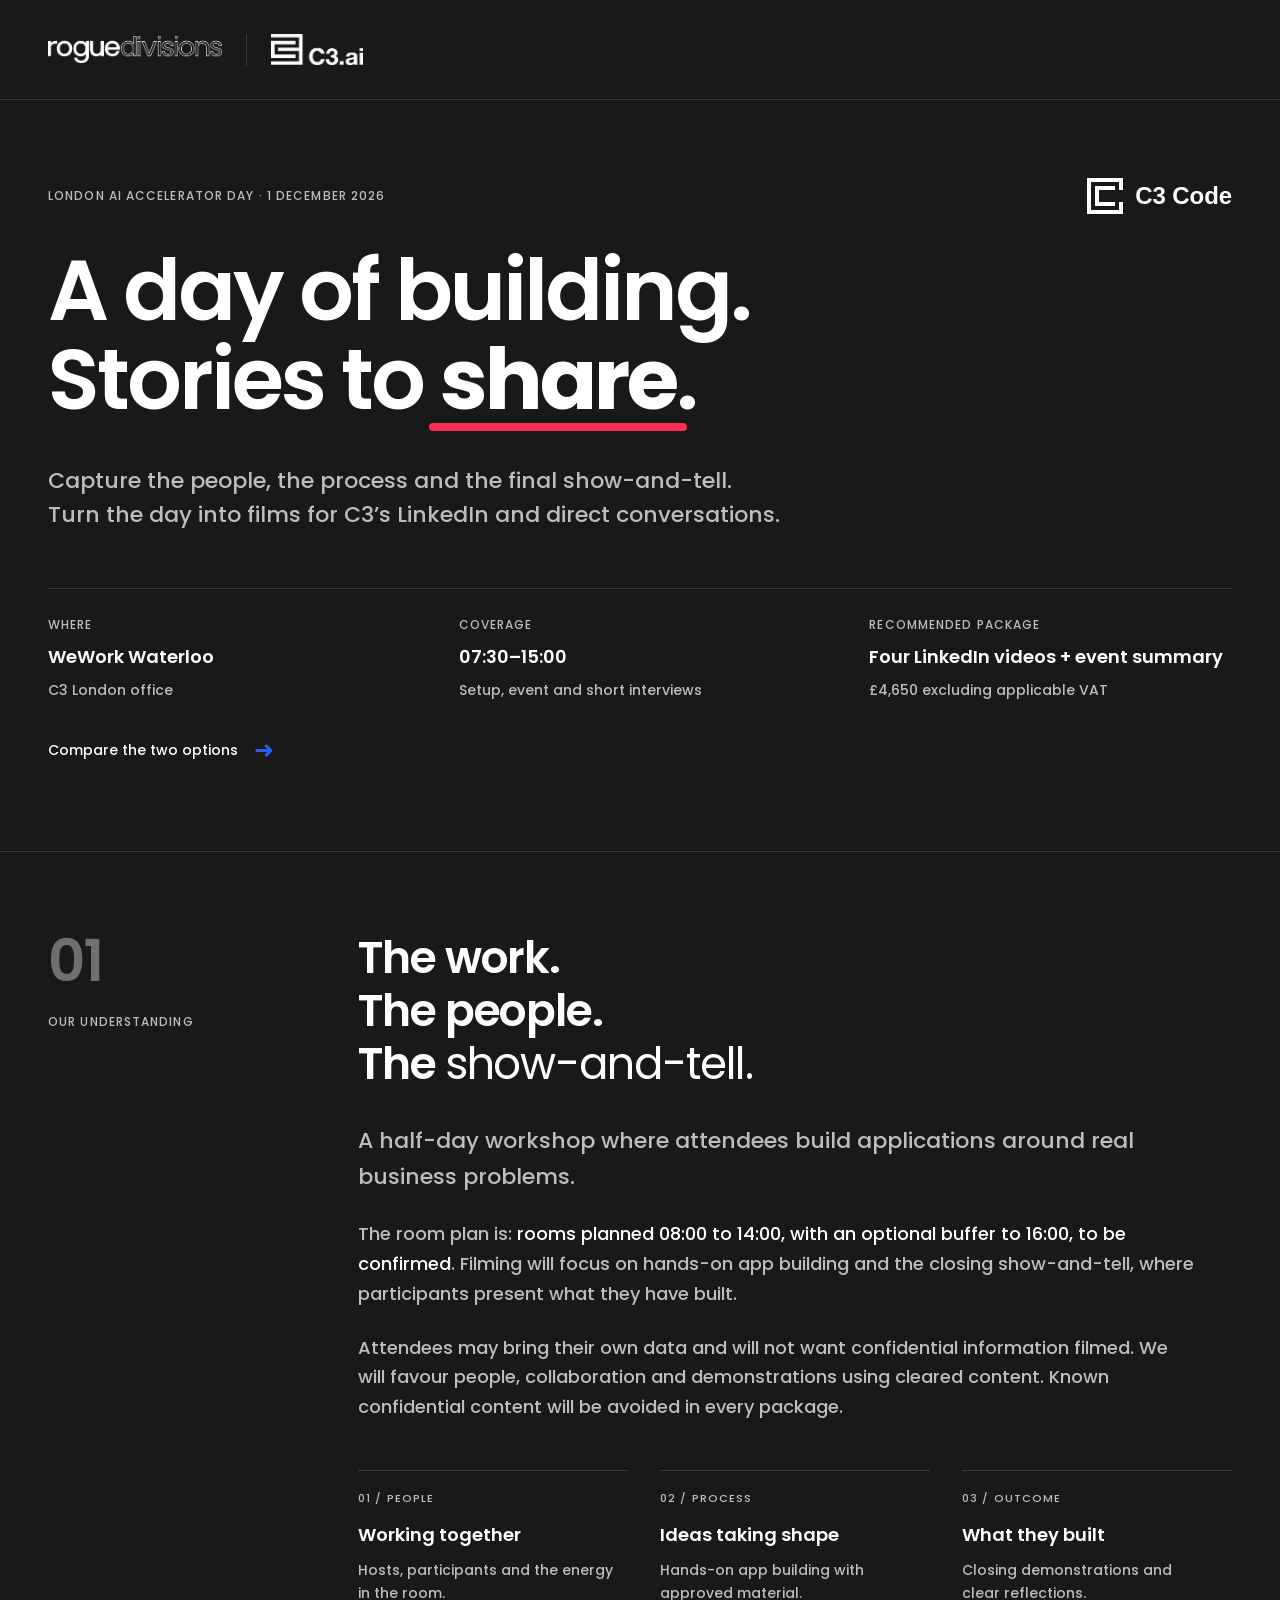
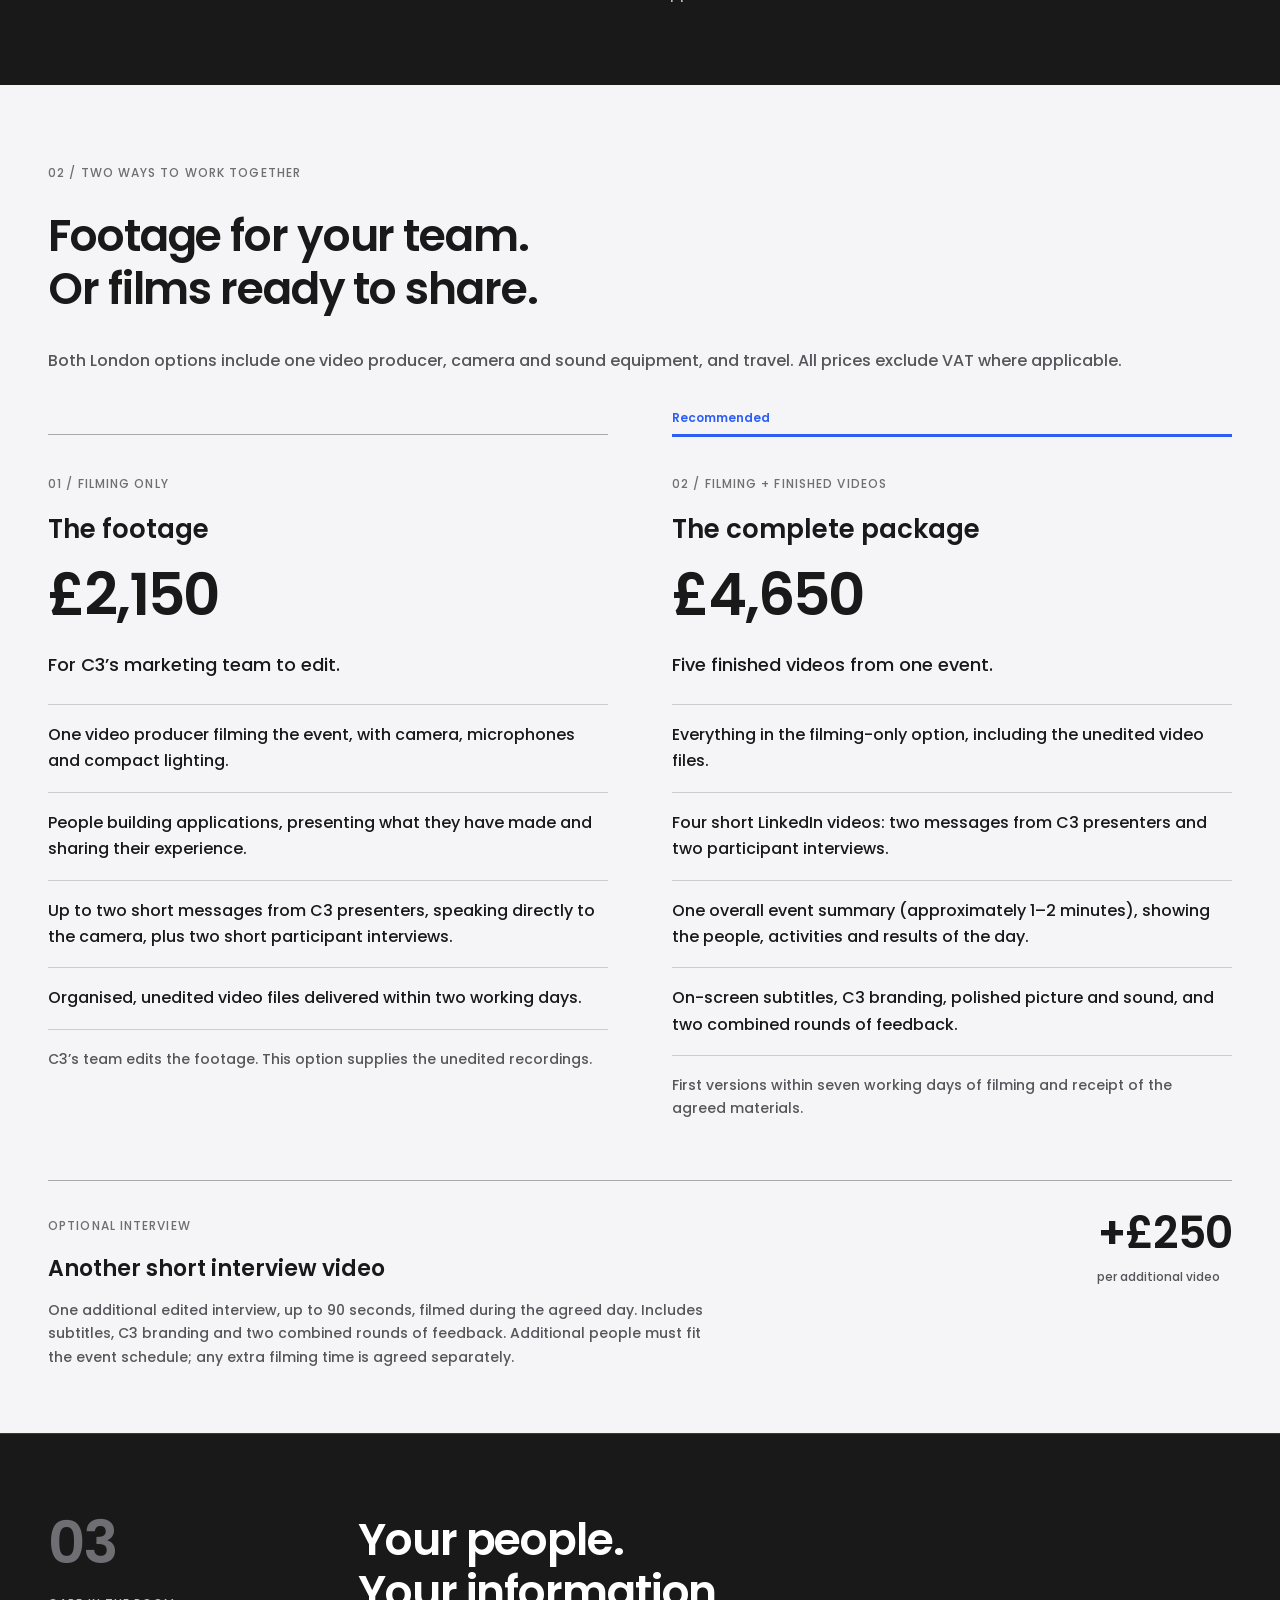
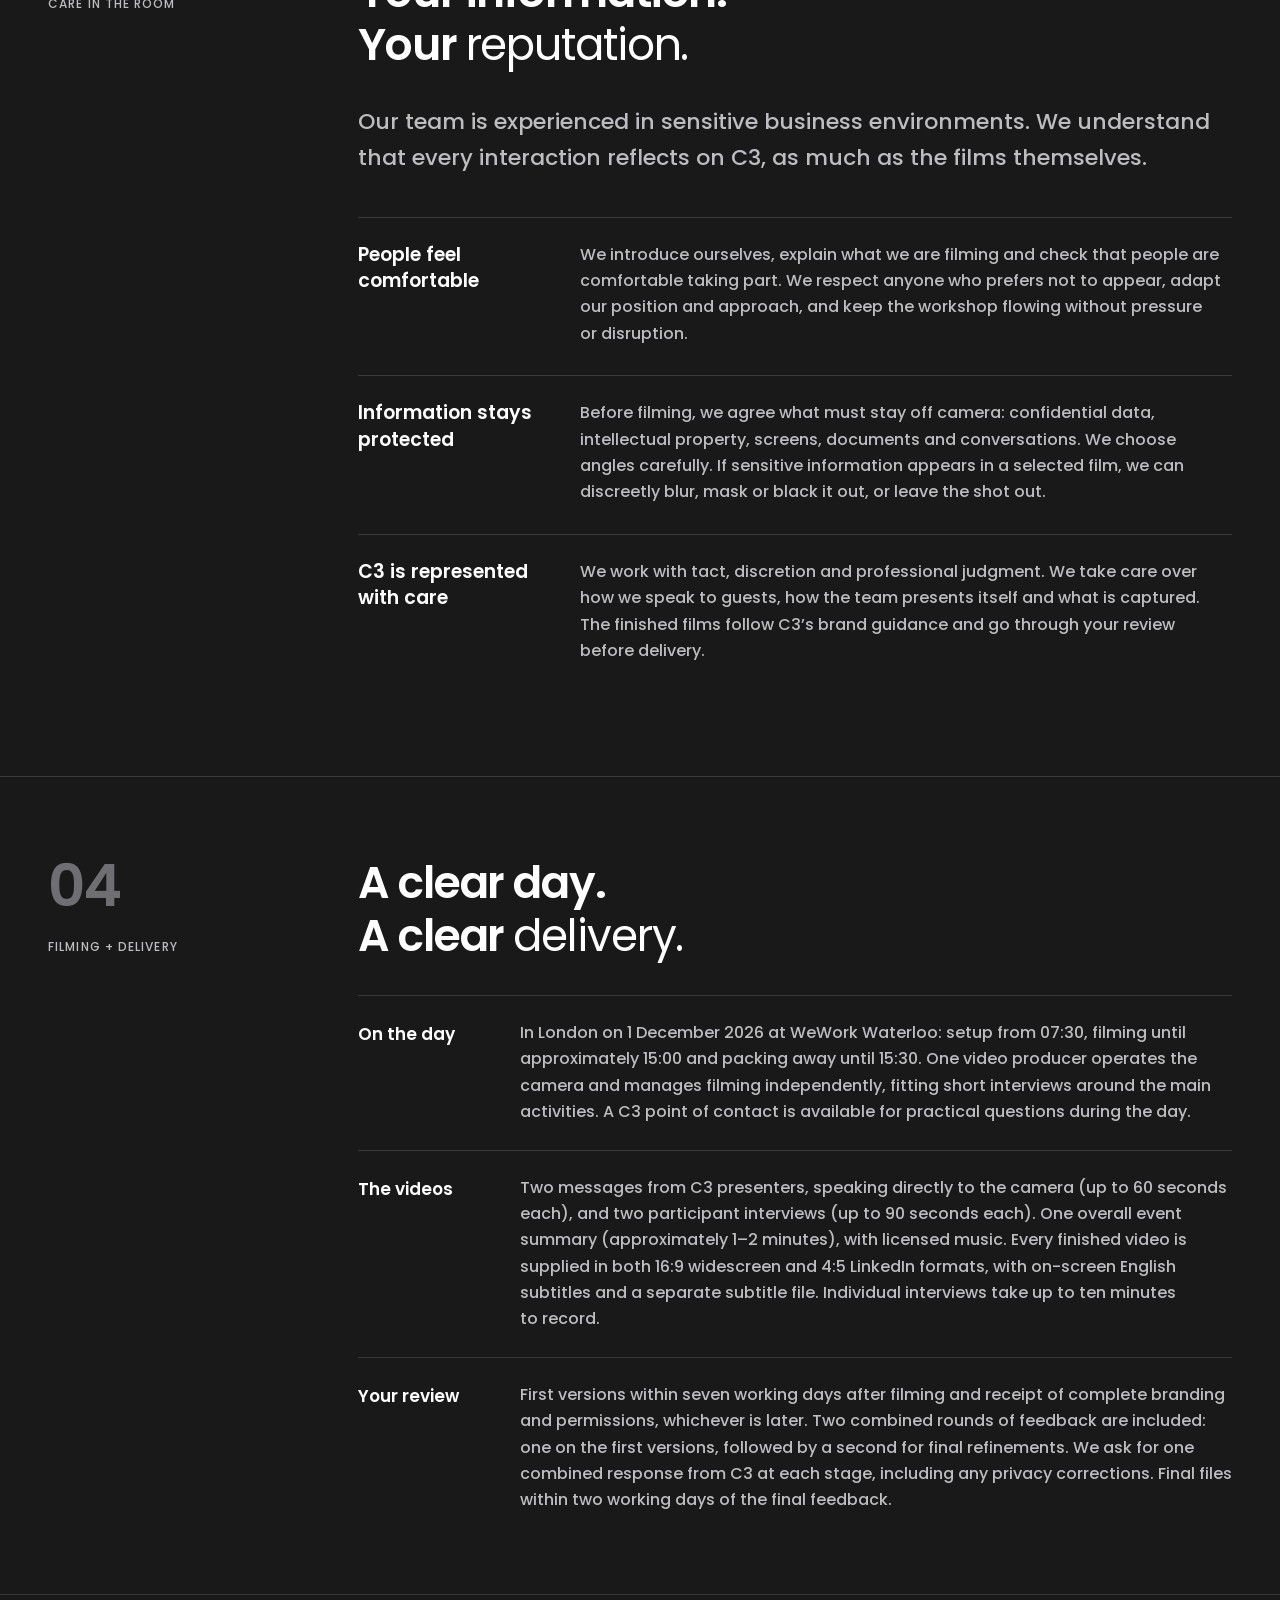
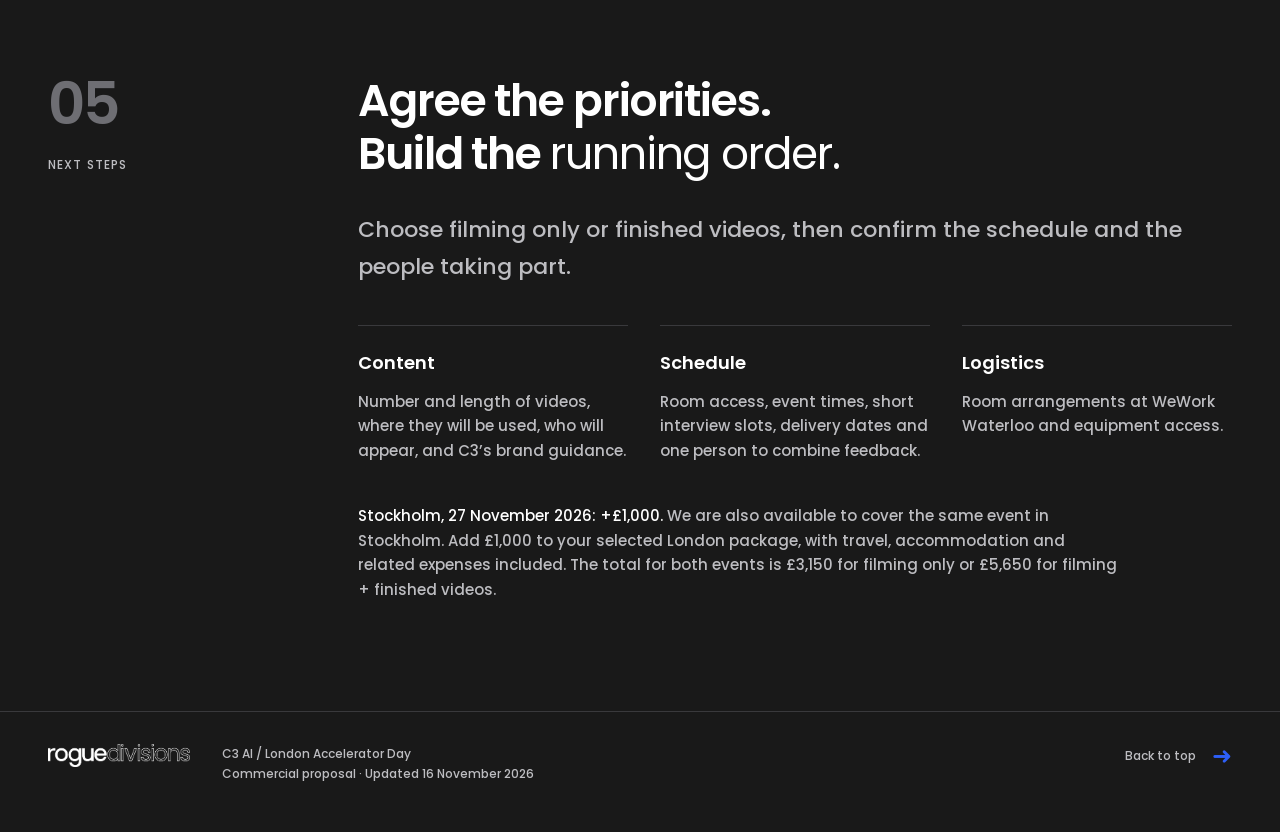
<file: client/public/c3/london-accelerator-day-2026/index.html>
<!doctype html>
<html lang="en"><head><meta charset="utf-8"><meta name="viewport" content="width=device-width, initial-scale=1"><meta name="robots" content="noindex,nofollow,noarchive"><meta name="referrer" content="no-referrer"><title>C3 AI London Accelerator Day · 1 December 2026 | Rogue Divisions</title><link rel="icon" type="image/webp" sizes="100x100" href="assets/rd-favicon-20261116.webp"><link rel="stylesheet" href="assets/style.css"></head>
<body>
<header class="header"><a class="brand brand-pair" href="#top" aria-label="Rogue Divisions proposal for C3 AI"><img class="rd-logo" src="assets/rd-wordmark.png" alt="Rogue Divisions" width="174"><span class="brand-divider" aria-hidden="true"></span><img class="c3-logo" src="assets/c3-ai-white.png" alt="C3 AI" width="92"></a></header>
<main id="top">
<section class="hero wrap"><div class="event-identity"><div class="eyebrow">London AI Accelerator Day · 1 December 2026</div><div class="product-identity"><img src="assets/c3-code-glyph-white.svg" alt="" width="36" height="36"><span>C3 Code</span></div></div><h1>A day of building.<br>Stories to <span class="word-end"><span class="rd-mark">share</span>.</span></h1><p class="hero-lead">Capture the people, the process and the final show-and-tell.<br class="desktop-break"> Turn the day into films for C3’s LinkedIn and direct conversations.</p><div class="hero-meta"><div><span class="label">Where</span><strong>WeWork Waterloo</strong><span>C3 London office</span></div><div><span class="label">Coverage</span><strong>07:30–15:00</strong><span>Setup, event and short interviews</span></div><div><span class="label">Recommended package</span><strong>Four LinkedIn videos + event summary</strong><span>£4,650 excluding applicable VAT</span></div></div><a class="text-link arrow-link" href="#options"><span class="link-label">Compare the two options</span><span class="link-arrow" aria-hidden="true">➜</span></a></section>
<section class="section wrap" id="understanding"><div class="rail"><span class="section-number">01</span><span class="label">Our understanding</span></div><div class="section-body"><h2>The work.<br>The people.<br>The <span class="regular">show-and-tell.</span></h2><p class="lead">A half-day workshop where attendees build applications around real business problems.</p><p>The room plan is: <strong>rooms planned 08:00 to 14:00, with an optional buffer to 16:00, to be confirmed</strong>. Filming will focus on hands-on app building and the closing show-and-tell, where participants present what they have built.</p><p>Attendees may bring their own data and will not want confidential information filmed. We will favour people, collaboration and demonstrations using cleared content. Known confidential content will be avoided in every package.</p><div class="three-notes"><div><span class="small-index">01 / People</span><h3>Working together</h3><p>Hosts, participants and the energy in the room.</p></div><div><span class="small-index">02 / Process</span><h3>Ideas taking shape</h3><p>Hands-on app building with approved material.</p></div><div><span class="small-index">03 / Outcome</span><h3>What they built</h3><p>Closing demonstrations and clear reflections.</p></div></div></div></section>
<section class="options-section" id="options"><div class="wrap options-inner"><div class="section-heading"><span class="label">02 / Two ways to work together</span><h2>Footage for your team.<br>Or films ready to share.</h2><p>Both London options include one video producer, camera and sound equipment, and travel. All prices exclude VAT where applicable.</p></div>
<div class="plans two-plans">
<article class="plan" data-plan="capture"><span class="plan-kicker">01 / Filming only</span><h3>The footage</h3><div class="price">£2,150</div><p class="plan-summary">For C3’s marketing team to edit.</p><ul class="package-list"><li>One video producer filming the event, with camera, microphones and compact lighting.</li><li>People building applications, presenting what they have made and sharing their experience.</li><li>Up to two short messages from C3 presenters, speaking directly to the camera, plus two short participant interviews.</li><li>Organised, unedited video files delivered within two working days.</li></ul><p class="package-bottom">C3’s team edits the footage. This option supplies the unedited recordings.</p></article>
<article class="plan recommended" data-plan="finished"><div class="recommendation">Recommended</div><span class="plan-kicker">02 / Filming + finished videos</span><h3>The complete package</h3><div class="price">£4,650</div><p class="plan-summary">Five finished videos from one event.</p><ul class="package-list"><li>Everything in the filming-only option, including the unedited video files.</li><li>Four short LinkedIn videos: two messages from C3 presenters and two participant interviews.</li><li>One overall event summary (approximately 1–2 minutes), showing the people, activities and results of the day.</li><li>On-screen subtitles, C3 branding, polished picture and sound, and two combined rounds of feedback.</li></ul><p class="package-bottom">First versions within seven working days of filming and receipt of the agreed materials.</p></article></div>
<div class="single-addon"><div><span class="label">Optional interview</span><h3>Another short interview video</h3><p>One additional edited interview, up to 90 seconds, filmed during the agreed day. Includes subtitles, C3 branding and two combined rounds of feedback. Additional people must fit the event schedule; any extra filming time is agreed separately.</p></div><div class="addon-price">+£250<span>per additional video</span></div></div>
</div></section>
<section class="section wrap" id="care"><div class="rail"><span class="section-number">03</span><span class="label">Care in the room</span></div><div class="section-body"><h2>Your people.<br>Your information.<br>Your <span class="regular">reputation.</span></h2><p class="lead">Our team is experienced in sensitive business environments. We understand that every interaction reflects on C3, as much as the films themselves.</p><div class="care-points"><article><h3>People feel comfortable</h3><p>We introduce ourselves, explain what we are filming and check that people are comfortable taking part. We respect anyone who prefers not to appear, adapt our position and approach, and keep the workshop flowing without pressure or disruption.</p></article><article><h3>Information stays protected</h3><p>Before filming, we agree what must stay off camera: confidential data, intellectual property, screens, documents and conversations. We choose angles carefully. If sensitive information appears in a selected film, we can discreetly blur, mask or black it out, or leave the shot out.</p></article><article><h3>C3 is represented with care</h3><p>We work with tact, discretion and professional judgment. We take care over how we speak to guests, how the team presents itself and what is captured. The finished films follow C3’s brand guidance and go through your review before delivery.</p></article></div></div></section>
<section class="section wrap" id="scope"><div class="rail"><span class="section-number">04</span><span class="label">Filming + delivery</span></div><div class="section-body"><h2>A clear day.<br>A clear <span class="regular">delivery.</span></h2>
<div class="spec-row"><h3>On the day</h3><p>In London on 1 December 2026 at WeWork Waterloo: setup from 07:30, filming until approximately 15:00 and packing away until 15:30. One video producer operates the camera and manages filming independently, fitting short interviews around the main activities. A C3 point of contact is available for practical questions during the day.</p></div>
<div class="spec-row"><h3>The videos</h3><p>Two messages from C3 presenters, speaking directly to the camera (up to 60 seconds each), and two participant interviews (up to 90 seconds each). One overall event summary (approximately 1–2 minutes), with licensed music. Every finished video is supplied in both 16:9 widescreen and 4:5 LinkedIn formats, with on-screen English subtitles and a separate subtitle file. Individual interviews take up to ten minutes to record.</p></div>
<div class="spec-row"><h3>Your review</h3><p>First versions within seven working days after filming and receipt of complete branding and permissions, whichever is later. Two combined rounds of feedback are included: one on the first versions, followed by a second for final refinements. We ask for one combined response from C3 at each stage, including any privacy corrections. Final files within two working days of the final feedback.</p></div>
</div></section>
<section class="section wrap" id="next"><div class="rail"><span class="section-number">05</span><span class="label">Next steps</span></div><div class="section-body"><h2>Agree the priorities.<br>Build the <span class="regular">running order.</span></h2><p class="lead">Choose filming only or finished videos, then confirm the schedule and the people taking part.</p><div class="confirm-grid"><div><h3>Content</h3><p>Number and length of videos, where they will be used, who will appear, and C3’s brand guidance.</p></div><div><h3>Schedule</h3><p>Room access, event times, short interview slots, delivery dates and one person to combine feedback.</p></div><div><h3>Logistics</h3><p>Room arrangements at WeWork Waterloo and equipment access.</p></div></div><p class="stockholm-note"><strong>Stockholm, 27 November 2026: +£1,000.</strong> We are also available to cover the same event in Stockholm. Add £1,000 to your selected London package, with travel, accommodation and related expenses included. The total for both events is £3,150 for filming only or £5,650 for filming + finished videos.</p></div></section>
</main><footer class="wrap footer"><img src="assets/rd-wordmark.png" width="142" alt="Rogue Divisions"><span>C3 AI / London Accelerator Day<br>Commercial proposal · Updated 16 November 2026</span><a class="arrow-link" href="#top"><span class="link-label">Back to top</span><span class="link-arrow" aria-hidden="true">➜</span></a></footer><script src="assets/highlight.js"></script></body></html>
</file>
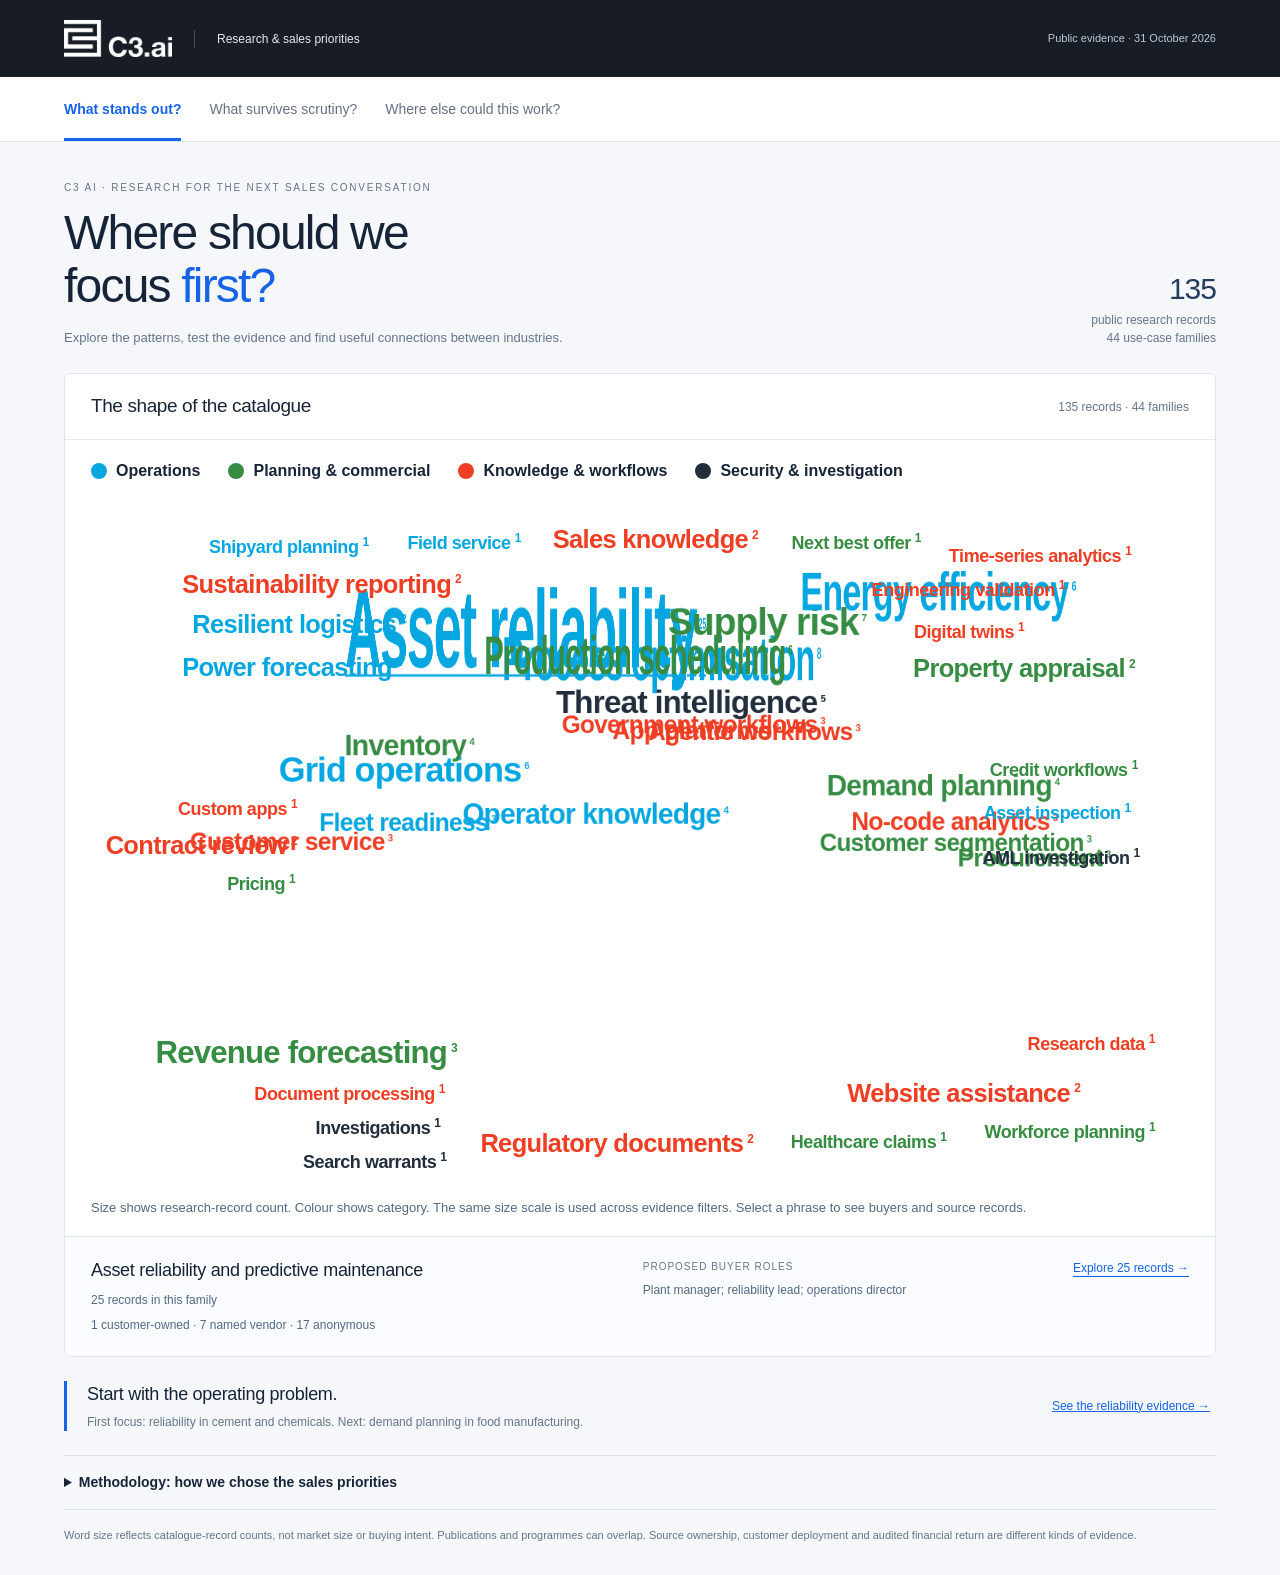
<file: client/public/c3/portal/c3ai/research/index.html>
<!doctype html>
<html lang="en"><head><meta charset="utf-8"><meta name="robots" content="noindex, nofollow, noarchive"><meta name="viewport" content="width=device-width,initial-scale=1"><title>C3 Research and Sales Priorities</title><style>html,body{margin:0;padding:0;background:#f5f7fa}body{min-width:320px}</style></head><body>
<div id="c3-research">
  <style>
    #c3-research{--rp-ink:#172438;--rp-blue:#1763e7;--rp-teal:#378c43;--rp-muted:#65758a;--rp-line:#dce3ed;background:#f5f7fa;color:var(--rp-ink);font:14px/1.5 Arial,Helvetica,sans-serif;-webkit-font-smoothing:antialiased;isolation:isolate}
    #c3-research *{box-sizing:border-box}#c3-research button,#c3-research select{font:inherit;color:inherit}#c3-research button{background:none;border:0}#c3-research a{color:var(--rp-blue);text-underline-offset:3px}#c3-research button:focus-visible,#c3-research select:focus-visible,#c3-research a:focus-visible{outline:3px solid #1763e7;outline-offset:4px}#c3-research [hidden]{display:none!important}
    #c3-research .rp-top{background:#171c25;color:#e5eaf2;display:flex;align-items:center;gap:22px;padding:20px 5%;min-height:76px}#c3-research .rp-top img{width:108px;height:auto;filter:brightness(0) invert(1)}#c3-research .rp-top span{font-size:12px;border-left:1px solid #424957;padding-left:22px}#c3-research .rp-top small{font-size:11px;color:#bdc9d9;margin-left:auto}#c3-research .rp-nav{background:#fff;border-bottom:1px solid #dce3ed;display:flex;gap:28px;padding:0 5%}#c3-research .rp-nav button{padding:22px 0 18px;border-bottom:3px solid transparent;color:#647084;font-size:14px;text-align:left;cursor:pointer}#c3-research .rp-nav button[aria-selected=true]{color:#1763e7;font-weight:600;border-color:#1763e7}
    #c3-research .rp-main{max-width:1320px;margin:auto;padding:38px 5% 30px}#c3-research .rp-intro{display:flex;align-items:end;justify-content:space-between;gap:28px;margin-bottom:26px}#c3-research .rp-eyebrow{font-size:10px;letter-spacing:1.8px;color:#65758a;text-transform:uppercase;margin:0 0 12px}#c3-research h1{font:400 clamp(29px,4.2vw,48px)/1.1 Arial,Helvetica,sans-serif;letter-spacing:-1.8px;margin:0}#c3-research h1 em{font-style:normal;color:#1763e7}#c3-research .rp-intro p:last-child{font-size:13px;color:#65758a;margin:15px 0 0;max-width:660px}#c3-research .rp-index{font-size:12px;color:#65758a;text-align:right;white-space:nowrap}#c3-research .rp-index strong{font-size:30px;font-weight:400;letter-spacing:-1px;color:#253d5a;display:block}
    #c3-research .rp-stage{background:#fff;border:1px solid #e0e6ef;border-radius:7px;overflow:hidden}#c3-research .rp-stage-head{padding:20px 26px;border-bottom:1px solid #e5eaf1;display:flex;align-items:center;justify-content:space-between;gap:18px}#c3-research .rp-stage-head h2{font:400 19px/1.3 Arial,sans-serif;letter-spacing:-.4px;margin:0}#c3-research .rp-stage-head small{font-size:12px;color:#65758a}#c3-research .rp-group{display:flex;gap:12px 28px;flex-wrap:wrap;padding:20px 26px 10px;font-size:16px;line-height:1.4;color:var(--rp-ink)}#c3-research .rp-group span{display:inline-flex;align-items:center;max-width:100%;gap:9px;color:var(--rp-ink);font-weight:700}#c3-research .rp-group span:before{content:'';display:inline-block;flex:0 0 16px;width:16px;height:16px;border-radius:50%;background:var(--tone)}#c3-research .rp-cloud{position:relative;margin:0 24px;min-width:0}#c3-research .rp-word{position:absolute;white-space:normal;padding:3px 6px;line-height:1.06;font-weight:700;letter-spacing:-.025em;text-align:center;color:var(--tone);cursor:pointer;transition:color .15s,opacity .15s;text-underline-offset:6px}#c3-research .rp-word sup{font-size:12px;font-weight:700;vertical-align:super;letter-spacing:0;margin-left:4px;opacity:1}#c3-research .rp-word[aria-pressed=true]{text-decoration:underline;text-decoration-thickness:2px}#c3-research .rp-all-topics{font-size:12px;color:#1763e7;margin:0 26px 20px;padding:0;text-decoration:underline;cursor:pointer}#c3-research .rp-cloud-note{padding:0 26px 18px;font-size:13px;line-height:1.6;color:#536982;margin:0}#c3-research .rp-proof{background:#f6f9fe;padding:20px 26px;border-bottom:1px solid #e0e6ef}#c3-research .rp-proof-steps{display:flex;gap:6px;flex-wrap:wrap}#c3-research .rp-proof-steps button{padding:10px 13px;font-size:12px;border:1px solid #d7e1ef;background:white;border-radius:4px;cursor:pointer}#c3-research .rp-proof-steps button[aria-pressed=true]{color:#1763e7;background:#edf3ff;border-color:#a9c5f6}#c3-research .rp-proof-steps b{margin-left:7px}#c3-research .rp-proof p{font-size:12px;color:#536982;margin:12px 0 0;max-width:850px}
    #c3-research .rp-selection{border-top:1px solid #e0e6ef;padding:22px 26px;display:grid;grid-template-columns:minmax(0,1.3fr) minmax(0,1fr) auto;gap:25px;align-items:start;background:#fafcff}#c3-research .rp-selection h3{font:500 18px/1.25 Arial,sans-serif;letter-spacing:-.3px;margin:0 0 9px}#c3-research .rp-selection p{font-size:12px;color:#536982;margin:0}#c3-research .rp-selection .rp-label{font-size:10px;text-transform:uppercase;letter-spacing:1px;color:#65758a;margin-bottom:7px;display:block}#c3-research .rp-selection button{font-size:12px;color:#1763e7;padding:0;text-align:left;white-space:nowrap;text-decoration:underline;text-underline-offset:4px;cursor:pointer}#c3-research .rp-note{font-size:11px;color:#65758a;line-height:1.7;margin:16px 0 0}#c3-research .rp-recommendation{display:flex;align-items:center;gap:24px;margin-top:24px;border-left:3px solid #1763e7;padding-left:20px}#c3-research .rp-recommendation strong{font-size:18px;font-weight:500;letter-spacing:-.3px}#c3-research .rp-recommendation p{font-size:12px;color:#65758a;margin:5px 0 0}#c3-research .rp-recommendation button{margin-left:auto;white-space:nowrap;color:#1763e7;font-size:12px;text-decoration:underline;cursor:pointer}
    #c3-research .rp-pair-tabs{display:flex;gap:9px;padding:22px 26px 0;flex-wrap:wrap}#c3-research .rp-pair-tabs button{font-size:12px;color:#536982;border:1px solid #dce3ed;border-radius:4px;padding:9px 14px;cursor:pointer}#c3-research .rp-pair-tabs button[aria-pressed=true]{background:#edf3ff;color:#1763e7;border-color:#a9c5f6}#c3-research .rp-shared{padding:30px 30px 26px;text-align:center}#c3-research .rp-shared span{font-size:10px;letter-spacing:1.6px;text-transform:uppercase;color:#65758a}#c3-research .rp-shared h2{font:400 clamp(25px,3vw,38px)/1.12 Arial,sans-serif;letter-spacing:-1px;margin:11px 0 0}#c3-research .rp-cases{display:grid;grid-template-columns:1fr 1fr;gap:0;margin:0 26px;border-top:1px solid #e0e6ef;border-bottom:1px solid #e0e6ef}#c3-research .rp-case{padding:28px 30px 30px 0;min-width:0}#c3-research .rp-case+.rp-case{border-left:1px solid #e0e6ef;padding:28px 0 30px 30px}#c3-research .rp-case .rp-industry{font-size:12px;color:#65758a;letter-spacing:.03em}#c3-research .rp-case h3{font-size:21px;font-weight:400;letter-spacing:-.5px;margin:7px 0 25px}#c3-research .rp-value{font-size:clamp(38px,4.9vw,64px);line-height:1.1;font-weight:400;color:var(--case-tone);letter-spacing:-2px}#c3-research .rp-metric{font-size:13px;margin:8px 0 18px;color:#253d5a}#c3-research .rp-case p{font-size:12px;line-height:1.65;color:#65758a;max-width:470px}#c3-research .rp-case a{font-size:12px}#c3-research .rp-transfer{padding:22px 26px 26px;display:grid;grid-template-columns:1fr 1fr;gap:30px}#c3-research .rp-transfer b{font-size:11px;font-weight:500;color:#253d5a;display:block;margin-bottom:5px}#c3-research .rp-transfer p{font-size:12px;color:#65758a;margin:0}
    #c3-research .rp-sources{margin-top:25px;background:white;border:1px solid #e0e6ef;border-radius:7px;padding:24px 26px}#c3-research .rp-sources-head{display:flex;justify-content:space-between;align-items:start;gap:20px}#c3-research .rp-sources h2{font:400 21px Arial,sans-serif;letter-spacing:-.5px;margin:0}#c3-research .rp-sources-head button{font-size:12px;text-decoration:underline;color:#65758a;cursor:pointer}#c3-research .rp-source{display:grid;grid-template-columns:1fr 2fr;gap:26px;padding:22px 0;border-bottom:1px solid #e5eaf1}#c3-research .rp-source h3{font-size:15px;font-weight:500;margin:6px 0}#c3-research .rp-source span{font-size:11px;color:#65758a}#c3-research .rp-source p{font-size:12px;color:#536982;margin:5px 0 10px;line-height:1.6}#c3-research .rp-source a{font-size:12px}#c3-research .rp-more{font-size:12px;color:#1763e7;margin-top:20px;padding:0;text-decoration:underline;cursor:pointer}
    @media(max-width:680px){#c3-research .rp-top{gap:13px;padding:16px 5%;min-height:66px}#c3-research .rp-top img{width:82px}#c3-research .rp-top span{padding-left:13px;font-size:11px}#c3-research .rp-top small{display:none}#c3-research .rp-nav{gap:18px}#c3-research .rp-nav button{font-size:12px;padding:17px 0 15px}#c3-research .rp-main{padding-top:28px}#c3-research .rp-intro{align-items:start}#c3-research .rp-index{display:none}#c3-research .rp-intro p:last-child{font-size:12px}#c3-research .rp-eyebrow{font-size:9px}#c3-research .rp-stage-head{padding:17px 18px;align-items:start}#c3-research .rp-stage-head h2{font-size:17px}#c3-research .rp-stage-head small{font-size:11px}#c3-research .rp-group{padding:18px 18px 10px;gap:12px 20px;font-size:14px}#c3-research .rp-cloud{margin:0 12px}#c3-research .rp-all-topics{font-size:12px;color:#1763e7;margin:0 26px 20px;padding:0;text-decoration:underline;cursor:pointer}#c3-research .rp-cloud-note{padding:0 18px 18px}#c3-research .rp-selection{grid-template-columns:1fr;padding:20px 18px;gap:16px}#c3-research .rp-proof{padding:18px}#c3-research .rp-proof-steps button{padding:9px 10px;font-size:11px}#c3-research .rp-proof-steps{gap:6px}#c3-research .rp-recommendation{display:block}#c3-research .rp-recommendation strong{font-size:17px}#c3-research .rp-recommendation button{padding:12px 0 0}#c3-research .rp-pair-tabs{padding:18px 18px 0}#c3-research .rp-cases{grid-template-columns:1fr;margin:0 18px}#c3-research .rp-case,#c3-research .rp-case+.rp-case{padding:24px 0;border-left:0}#c3-research .rp-case+.rp-case{border-top:1px solid #e0e6ef}#c3-research .rp-transfer{padding:20px 18px;grid-template-columns:1fr;gap:18px}#c3-research .rp-source{grid-template-columns:1fr;gap:7px}#c3-research .rp-sources{padding:20px 18px}#c3-research .rp-shared{padding:24px 18px}}
    @media(prefers-reduced-motion:reduce){#c3-research *{transition:none!important}}
    #c3-research .rp-method{margin-top:24px;border-top:1px solid var(--rp-line);border-bottom:1px solid var(--rp-line)}#c3-research .rp-method summary{padding:16px 0;font-size:14px;font-weight:700;cursor:pointer}#c3-research .rp-method summary:focus-visible{outline:3px solid var(--rp-blue);outline-offset:4px}#c3-research .rp-method-body{max-width:1000px;padding:2px 0 16px;font-size:13px;line-height:1.65;color:#536982}#c3-research .rp-method-body p{margin:0 0 12px}#c3-research .rp-method-body p:last-child{margin-bottom:0}#c3-research .rp-method-body strong{color:var(--rp-ink)}
  </style>
  <header class="rp-top"><img src="[data-uri]" alt="C3 AI"><span>Research &amp; sales priorities</span><small>Public evidence · 31 October 2026</small></header>
  <nav class="rp-nav" role="tablist" aria-label="Research questions"><button type="button" role="tab" aria-selected="true" data-view="themes" id="rp-tab-themes" aria-controls="rp-stage">What stands out?</button><button type="button" role="tab" aria-selected="false" data-view="proof" id="rp-tab-proof" aria-controls="rp-stage">What survives scrutiny?</button><button type="button" role="tab" aria-selected="false" data-view="pairs" id="rp-tab-pairs" aria-controls="rp-stage">Where else could this work?</button></nav>
  <main class="rp-main">
    <div class="rp-intro"><div><p class="rp-eyebrow">C3 AI · Research for the next sales conversation</p><h1>Where should we<br>focus <em>first?</em></h1><p>Explore the patterns, test the evidence and find useful connections between industries.</p></div><div class="rp-index"><strong>135</strong>public research records<br>44 use-case families</div></div>
    <section class="rp-stage" id="rp-stage" role="tabpanel" aria-labelledby="rp-tab-themes" aria-label="Research explorer"><div id="rp-cloud-view"><div class="rp-stage-head"><h2 id="rp-cloud-heading">The shape of the catalogue</h2><small id="rp-cloud-count">135 records · 44 families</small></div><div class="rp-proof" id="rp-proof" hidden><div class="rp-proof-steps" aria-label="Evidence threshold"><button type="button" data-proof="all" aria-pressed="true">Everything <b>135</b></button><button type="button" data-proof="cases" aria-pressed="false">Detailed cases <b>112</b></button><button type="button" data-proof="named" aria-pressed="false">Named evidence <b>33</b></button><button type="button" data-proof="customer" aria-pressed="false">Customer-owned <b>1</b></button></div><p id="rp-proof-note"></p></div><div class="rp-group" aria-label="Topic groups"><span style="--tone:#06a7e0">Operations</span><span style="--tone:#378c43">Planning &amp; commercial</span><span style="--tone:#ee3e24">Knowledge &amp; workflows</span><span style="--tone:#232e3c">Security &amp; investigation</span></div><div class="rp-cloud" id="rp-cloud" aria-label="Use-case word cloud"></div><p class="rp-cloud-note" id="rp-cloud-note"></p><button type="button" id="rp-all-topics" class="rp-all-topics" hidden>Show all topics</button><div class="rp-selection" id="rp-selection" aria-live="polite"></div></div><div id="rp-pair-view" hidden><div class="rp-pair-tabs" aria-label="Compare operating problems"><button type="button" data-pair="0" aria-pressed="true">Downtime</button><button type="button" data-pair="1" aria-pressed="false">Forecast error</button><button type="button" data-pair="2" aria-pressed="false">Process losses</button></div><div id="rp-pair-content"></div></div></section>
    <div class="rp-recommendation"><div><strong>Start with the operating problem.</strong><p>First focus: reliability in cement and chemicals. Next: demand planning in food manufacturing.</p></div><button type="button" id="rp-first-focus">See the reliability evidence →</button></div>
    <details class="rp-method" id="rp-method">
      <summary>Methodology: how we chose the sales priorities</summary>
      <div class="rp-method-body">
        <p><strong>What we reviewed.</strong> 135 source-linked public records, grouped into 44 use-case families, captured on 31 October 2026.</p>
        <p><strong>How we chose.</strong> We prioritised concrete deployment evidence, stronger source attribution, recurring operating problems and a clear buyer with a measurable outcome. Customer-owned accounts and named customer discussions carry more weight than anonymous cases, announcements or demonstrations. The cloud shows record volume; publication counts alone do not determine the sales priorities, and records can overlap.</p>
        <p><strong>Industrial reliability: high confidence as a starting theme.</strong> <a href="https://www.holcim.com/media/media-releases/artificial-intelligence-reinforce-manufacturing" target="_blank" rel="noopener noreferrer">Holcim reports predictive maintenance deployed at 45 plants</a>, while <a href="https://c3.ai/industries/manufacturing" target="_blank" rel="noopener noreferrer">Dow describes starting with reliability and extending its use</a>. These concrete examples support cement and chemicals as initial targets, with reliability leaders, plant managers and operations directors as the proposed buyers.</p>
        <p><strong>Food demand planning: moderate confidence as the next focus.</strong> A <a href="https://c3.ai/customers/enterprise-ai-for-fortune-100-food-processing-company-c3-ai-demand-forecasting" target="_blank" rel="noopener noreferrer">detailed food-processing case</a> describes the planning workflow, data integration and reported forecast improvements. Its anonymous, vendor-reported evidence gives less assurance. Demand-planning and supply-chain leaders are the proposed buyers.</p>
        <p><strong>What confidence means.</strong> These are well-supported places to start sales conversations. Current account pain, buyer access, data readiness and buying timing determine where sustained sales pressure belongs. Published outcomes are not a forecast of another company's results.</p>
      </div>
    </details>
    <section class="rp-sources" id="rp-sources" hidden><div class="rp-sources-head"><div><h2 id="rp-source-title"></h2><p class="rp-note" id="rp-source-count"></p></div><button type="button" id="rp-close">Close</button></div><div id="rp-source-rows"></div><button type="button" class="rp-more" id="rp-more">Show more records →</button></section>
    <p class="rp-note">Word size reflects catalogue-record counts, not market size or buying intent. Publications and programmes can overlap. Source ownership, customer deployment and audited financial return are different kinds of evidence.</p>
  </main>
  <script type="application/json" id="rp-data">{"families":[{"id":"REL","label":"Asset reliability","full":"Asset reliability and predictive maintenance","group":"Operations","roles":"Plant manager; reliability lead; operations director","mechanism":"Combine condition, asset and maintenance history to prioritise failure risks and support preventative work.","trigger":"Recurring costly unplanned downtime; excessive nuisance alarms; asset-monitoring scale limit","counts":{"C":17,"B":7,"A":1},"count":25},{"id":"DP","label":"Demand planning","full":"Demand forecasting and planning","group":"Planning & commercial","roles":"Demand planning director; supply-chain leader","mechanism":"Forecast demand at a defined SKU, market and channel granularity using internal history and external drivers.","trigger":"Forecast bias, excess stock, service failures or demand volatility","counts":{"C":3,"B":1},"count":4},{"id":"SCHED","label":"Production scheduling","full":"Constrained production scheduling","group":"Planning & commercial","roles":"Plant leader; production planner; COO","mechanism":"Generate feasible schedules under demand, material, labour, asset and changeover constraints.","trigger":"Frequent rescheduling; constrained capacity; material-driven stoppages","counts":{"C":5,"B":1},"count":6},{"id":"INV","label":"Inventory","full":"Inventory and replenishment optimisation","group":"Planning & commercial","roles":"Supply-chain director; inventory manager; CFO","mechanism":"Recommend part-location inventory policies under demand and supplier uncertainty.","trigger":"Excess working capital alongside stockouts or service risk","counts":{"C":4},"count":4},{"id":"SOURC","label":"Procurement","full":"Sourcing and procurement optimisation","group":"Planning & commercial","roles":"CPO; category manager; sourcing analyst","mechanism":"Unify spend, quotes and supplier data to find pricing anomalies and sourcing options.","trigger":"Commodity volatility; fragmented procurement; consolidation or tariff exposure","counts":{"B":1,"C":1,"D":1},"count":3},{"id":"RISK","label":"Supply risk","full":"Supply-network risk and delivery prediction","group":"Planning & commercial","roles":"Supply-chain director; logistics lead","mechanism":"Predict delivery risk and simulate disruption impacts using a unified supply network.","trigger":"Late inbound orders; critical component shortage; disruption exposure","counts":{"C":5,"D":2},"count":7},{"id":"PROC","label":"Process optimisation","full":"Process yield and setpoint optimisation","group":"Operations","roles":"Process engineer; plant manager; production director","mechanism":"Model process behaviour and recommend constrained operating setpoints or yield improvements.","trigger":"Yield loss, energy-intensive process or unstable operation","counts":{"C":5,"B":3},"count":8},{"id":"ENERGY","label":"Energy efficiency","full":"Energy, carbon and operating-efficiency analytics","group":"Operations","roles":"Energy manager; facilities leader; sustainability lead","mechanism":"Establish consumption/emissions baselines, detect anomalies and prioritise efficiency actions.","trigger":"Rising utility costs; efficiency commitments; emission-reporting burden","counts":{"C":4,"B":2},"count":6},{"id":"POWER","label":"Power forecasting","full":"Power-demand and peak-price forecasting","group":"Operations","roles":"Industrial energy manager; plant operations","mechanism":"Forecast power load and market peaks to support safe demand response and production decisions.","trigger":"Demand charges or electricity-price volatility","counts":{"C":2},"count":2},{"id":"OPS","label":"Operator knowledge","full":"Operator and technician knowledge assistance","group":"Operations","roles":"Plant manager; maintenance/training lead","mechanism":"Retrieve operating guidance and related process information with source-grounded answers.","trigger":"Experienced-worker attrition; slow troubleshooting; fragmented manuals","counts":{"C":4},"count":4},{"id":"SALES","label":"Sales knowledge","full":"Sales information retrieval","group":"Knowledge & workflows","roles":"Sales operations; commercial director","mechanism":"Query customer, order and opportunity data in natural language for account insight.","trigger":"Slow account preparation or inaccessible customer data","counts":{"C":2},"count":2},{"id":"INSPECT","label":"Asset inspection","full":"Asset inspection scoping","group":"Operations","roles":"Inspection lead; asset-integrity manager","mechanism":"Assemble equipment history and source-linked inspection context from fragmented records.","trigger":"Slow turnaround planning; legacy scanned inspection files","counts":{"C":1},"count":1},{"id":"LOG","label":"Resilient logistics","full":"Contested logistics and fuel resilience","group":"Operations","roles":"Logistics commander; sustainment planner","mechanism":"Fuse logistics data, forecast shortages and compare disruption scenarios.","trigger":"Mission supply risk or disconnected fuel/transport systems","counts":{"C":1,"B":1},"count":2},{"id":"READY","label":"Fleet readiness","full":"Aircraft and fleet readiness","group":"Operations","roles":"Maintenance commander; fleet sustainment lead","mechanism":"Combine telemetry, maintenance and supply history to predict component failures and parts needs.","trigger":"Low mission capability or unscheduled maintenance burden","counts":{"B":3},"count":3},{"id":"PROP","label":"Property appraisal","full":"Property appraisal","group":"Planning & commercial","roles":"County assessor; valuation director","mechanism":"Use automated valuation models and connected parcel data to support mass appraisal.","trigger":"Backlogged appraisals or weak valuation equity","counts":{"C":1,"B":1},"count":2},{"id":"DOC","label":"Document processing","full":"Document compliance and processing","group":"Knowledge & workflows","roles":"Recorder/clerk; records director","mechanism":"Extract records, test documented rules and route exceptions for human review.","trigger":"High-volume manual filing review or recording backlog","counts":{"C":1},"count":1},{"id":"POLICE","label":"Investigations","full":"Investigative data fusion","group":"Security & investigation","roles":"Agency leadership; investigations lead","mechanism":"Connect authorised case, dispatch and evidence records for investigative search and analysis.","trigger":"Siloed investigative information or inter-agency delays","counts":{"C":1},"count":1},{"id":"WARRANT","label":"Search warrants","full":"Search-warrant document preparation","group":"Security & investigation","roles":"Investigations lead; agency legal counsel","mechanism":"Draft structured warrants from authorised evidence and templates for investigator/legal review.","trigger":"Case backlog and repeated manual warrant drafting","counts":{"C":1},"count":1},{"id":"CRM","label":"Revenue forecasting","full":"Revenue forecasting and opportunity scoring","group":"Planning & commercial","roles":"CRO; sales operations; finance","mechanism":"Predict period revenue and opportunity outcomes to focus commercial management attention.","trigger":"Forecast surprises or rapid sales-team expansion","counts":{"C":3},"count":3},{"id":"NBO","label":"Next best offer","full":"Next-best-offer recommendations","group":"Planning & commercial","roles":"CRO; account management lead","mechanism":"Recommend relevant cross-sell opportunities from a connected customer and product view.","trigger":"Unrealised cross-sell potential","counts":{"C":1},"count":1},{"id":"CS","label":"Customer service","full":"Customer-service knowledge assistance","group":"Knowledge & workflows","roles":"Contact-centre leader; service operations","mechanism":"Bring policy, product and customer information into a grounded service-agent interface.","trigger":"High handle time or inconsistent answers","counts":{"C":2,"B":1},"count":3},{"id":"REG","label":"Regulatory documents","full":"Medical quality and regulatory documentation","group":"Knowledge & workflows","roles":"Quality engineering; regulatory affairs","mechanism":"Draft or map quality documentation using prior records and product context for expert review.","trigger":"Documentation bottleneck in medical-device R&D or surveillance","counts":{"C":2},"count":2},{"id":"LEGAL","label":"Contract review","full":"Contract review and comparison","group":"Knowledge & workflows","roles":"General counsel; procurement lead","mechanism":"Extract, compare and explain terms from contracts with source evidence.","trigger":"Large contract estate or slow specialist review","counts":{"C":2},"count":2},{"id":"DESIGN","label":"Engineering validation","full":"Engineering model and feature validation","group":"Knowledge & workflows","roles":"Engineering leader; design validation lead","mechanism":"Cross-check design features against contracts, parts and technical documentation.","trigger":"Long model-validation cycles","counts":{"C":1},"count":1},{"id":"PRICE","label":"Pricing","full":"Price and discount optimisation","group":"Planning & commercial","roles":"Pricing director; CFO; commercial lead","mechanism":"Estimate elasticity and segment-specific prices to balance margin and conversion.","trigger":"Inconsistent discounting or margin leakage","counts":{"C":1},"count":1},{"id":"ESG","label":"Sustainability reporting","full":"Sustainability data and value-chain reporting","group":"Knowledge & workflows","roles":"Sustainability director; reporting owner","mechanism":"Consolidate enterprise/supplier evidence for emissions and sustainability reporting.","trigger":"Supplier reporting burden or fragmented sustainability data","counts":{"C":1,"D":1},"count":2},{"id":"GRID","label":"Grid operations","full":"Grid monitoring and utility operations","group":"Operations","roles":"Grid operations; asset management; utility CIO","mechanism":"Unify meter and grid data for anomaly detection, voltage management and operational response.","trigger":"Grid modernisation or reliability risk","counts":{"C":2,"B":4},"count":6},{"id":"MARK","label":"Customer segmentation","full":"Utility customer segmentation and engagement","group":"Planning & commercial","roles":"Customer programmes leader; utility marketing","mechanism":"Segment usage and connect insights to customer energy-efficiency engagement.","trigger":"Poor engagement with generic efficiency programmes","counts":{"C":2,"D":1},"count":3},{"id":"CITIZEN","label":"No-code analytics","full":"No-code analytics and citizen data science","group":"Knowledge & workflows","roles":"Analytics leader; business analyst","mechanism":"Provide visual data preparation and model-building workflows for business specialists.","trigger":"Analyst coding bottleneck","counts":{"B":2,"U":1},"count":3},{"id":"DATA","label":"Research data","full":"Shared research data resources","group":"Knowledge & workflows","roles":"Research/data leader","mechanism":"Integrate multiple public datasets into a shared analytical data resource.","trigger":"Research data fragmentation","counts":{"C":1},"count":1},{"id":"AML","label":"AML investigation","full":"AML alert triage and investigation","group":"Security & investigation","roles":"AML director; compliance operations","mechanism":"Prioritise suspicious-activity alerts using entity-centric risk analytics.","trigger":"Excess AML false positives","counts":{"C":1},"count":1},{"id":"CREDIT","label":"Credit workflows","full":"Commercial credit workflow","group":"Planning & commercial","roles":"Credit risk; commercial lending director","mechanism":"Unify borrower information and support credit analysis and approval workflow.","trigger":"Slow credit approval","counts":{"C":1},"count":1},{"id":"THREAT","label":"Threat intelligence","full":"Threat simulation and intelligence analytics","group":"Security & investigation","roles":"Defence modelling director; intelligence programme lead","mechanism":"Generate or analyse scenario data for authorised defence modelling workflows.","trigger":"Data-starved simulation or fragmented intelligence","counts":{"B":2,"D":3},"count":5},{"id":"SHIP","label":"Shipyard planning","full":"Shipyard programme orchestration","group":"Operations","roles":"Shipyard programme director; production planning","mechanism":"Coordinate labour, material and work-package schedules across a shipbuilding programme.","trigger":"Schedule slippage or material-driven work stoppages","counts":{"B":1},"count":1},{"id":"CODE","label":"Custom apps","full":"Custom applications built with C3 Code","group":"Knowledge & workflows","roles":"Procurement lead; business product owner; enterprise IT","mechanism":"Generate an application around a business ontology, integrated data, optimisation and a conversational interface.","trigger":"A bounded sourcing problem outgrowing spreadsheets","counts":{"C":1},"count":1},{"id":"PLATFORM","label":"App platforms","full":"Enterprise application development and integration","group":"Knowledge & workflows","roles":"CIO; enterprise architecture; data/platform leader","mechanism":"Provide data integration, model operations, application tooling and governed runtime components.","trigger":"Repeated integration or AI operationalisation work","counts":{"D":2,"B":1},"count":3},{"id":"FIELD","label":"Field service","full":"Field-service scheduling and assistance","group":"Operations","roles":"Service operations director; dispatcher","mechanism":"Optimise field workforce allocation and provide contextual service guidance.","trigger":"Field productivity or dispatch inefficiency","counts":{"D":1},"count":1},{"id":"AGENT","label":"Agentic workflows","full":"Agentic workflows and enterprise knowledge","group":"Knowledge & workflows","roles":"Business process owner; CIO","mechanism":"Connect enterprise information with permissioned search, generation and workflow orchestration.","trigger":"Manual workflow or knowledge fragmentation","counts":{"D":3},"count":3},{"id":"WEB","label":"Website assistance","full":"Website and constituent assistance","group":"Knowledge & workflows","roles":"Digital service owner; public-service leader","mechanism":"Provide conversational access to website or service information.","trigger":"Complex content/service navigation","counts":{"D":2},"count":2},{"id":"TS","label":"Time-series analytics","full":"Time-series embeddings and analytics","group":"Knowledge & workflows","roles":"Data science leader; ML engineer","mechanism":"Generate reusable time-series embeddings for forecasting, anomaly detection, classification, clustering and similarity search.","trigger":"Repeated time-series modelling work","counts":{"D":1},"count":1},{"id":"VISION","label":"Digital twins","full":"Operational digital twins and visualisation","group":"Knowledge & workflows","roles":"Operations leader; enterprise application owner","mechanism":"Combine enterprise data, 3D models, geospatial views and time controls to visualise operational context.","trigger":"Poor situational visibility","counts":{"D":1},"count":1},{"id":"RCM","label":"Healthcare claims","full":"Healthcare revenue cycle and claims-denial management","group":"Planning & commercial","roles":"Revenue-cycle director; billing operations","mechanism":"Prioritise denied claims and prepare evidence-grounded appeal workflows.","trigger":"Denied claims or collections backlog","counts":{"D":1},"count":1},{"id":"GOV","label":"Government workflows","full":"Government correspondence, procurement/grants and FOIA","group":"Knowledge & workflows","roles":"Agency process owner; procurement or FOIA officer","mechanism":"Coordinate intake, evidence retrieval, drafting, checks, redaction and approval workflows.","trigger":"Manual administrative backlog","counts":{"D":3},"count":3},{"id":"WORK","label":"Workforce planning","full":"Workforce and manpower planning","group":"Planning & commercial","roles":"Workforce planning director; manpower programme lead","mechanism":"Unify personnel and operational planning data to support scenario-based resource decisions.","trigger":"Slow recurring manpower plans","counts":{"B":1},"count":1}],"records":[{"id":"CASE-a59d0e147a","family":"DP","title":"High-tech hardware demand forecasting","industry":"Technology / high-tech hardware","grade":"C","claim":"C3 AI publishes an anonymous HPC demand-planning case with WAPE improvements and potential inventory benefits; the published results are not a forecast for a new buyer.","qualification":"Direct retrieval timed out; body recovered via web reader. Vendor reports 70–100% WAPE reduction versus prior ML/consensus forecasts for 900 HPC SKUs. 6–7% inventory and $300M enterprise-wide saving are potential; evaluation window/holdout and current rollout unverified.","source":"https://c3.ai/customers/100-forecasting-error-reduction-and-up-to-300m-saving-potential-for-a-global-high-tech-hardware-leader","customer":"Unnamed; identity not inferred"},{"id":"CASE-c3dd21666f","family":"SALES","title":"Sales query assistance","industry":"Manufacturing / steel","grade":"C","claim":"C3 AI publishes a sales query assistance example using C3 Generative AI for Sales. Any results must be attributed to that source and its stated scope; they are not a forecast for your organisation.","qualification":"Query accuracy and search-time results lack a disclosed evaluation sample; hallucination-free wording is vendor language, not a guarantee.","source":"https://c3.ai/customers/a-large-steel-manufacturer-enhanced-sales-insights-with-c3-generative-ai","customer":"Unnamed; identity not inferred"},{"id":"CASE-8a791f79c0","family":"OPS","title":"Multi-plant operator assistance","industry":"Consumer goods / CPG manufacturing","grade":"C","claim":"C3 AI publishes a multi-plant operator assistance example using C3 Generative AI. Any results must be attributed to that source and its stated scope; they are not a forecast for your organisation.","qualification":"Vendor-reported result; no independently observed deployment, audited return or current reference permission established.","source":"https://c3.ai/customers/a-multinational-cpg-company-transformed-manufacturing-operations-with-c3-generative-ai","customer":"Unnamed; identity not inferred"},{"id":"CASE-532fee7357","family":"INSPECT","title":"Inspection scoping","industry":"Manufacturing / industrial equipment","grade":"C","claim":"C3 AI publishes a inspection scoping example using C3 Generative AI. Any results must be attributed to that source and its stated scope; they are not a forecast for your organisation.","qualification":"Vendor-reported result; no independently observed deployment, audited return or current reference permission established.","source":"https://c3.ai/customers/a-multinational-manufacturer-fueled-asset-inspection-efficiency-with-c3-generative-ai","customer":"Unnamed; identity not inferred"},{"id":"CASE-7757b6e22d","family":"LOG","title":"Global fuel logistics","industry":"Defence / government","grade":"C","claim":"C3 AI publishes a global fuel logistics example using C3 AI Contested Logistics. Any results must be attributed to that source and its stated scope; they are not a forecast for your organisation.","qualification":"Anonymous agency; do not infer it is DLA. 20,000 annual hours is vendor-reported; method and observation period are not disclosed.","source":"https://c3.ai/customers/a-u-s-department-of-defense-agency-strengthens-logistics-resilience-with-ai-and-real-time-common-operating-picture","customer":"Unnamed; identity not inferred"},{"id":"CASE-e1c30e824c","family":"REL","title":"Gas compression and fuel efficiency","industry":"Energy / offshore oil and gas","grade":"C","claim":"C3 AI publishes a gas compression and fuel efficiency example using C3 AI Reliability. Any results must be attributed to that source and its stated scope; they are not a forecast for your organisation.","qualification":"Vendor-reported result; no independently observed deployment, audited return or current reference permission established.","source":"https://c3.ai/customers/ai-driven-operational-efficiency-for-energy-leader","customer":"Unnamed; identity not inferred"},{"id":"CASE-3cbdb8fb36","family":"ENERGY","title":"600+ European public facilities","industry":"Energy / public and commercial facilities","grade":"C","claim":"C3 AI publishes a 600+ european public facilities example using C3 AI Energy Management. Any results must be attributed to that source and its stated scope; they are not a forecast for your organisation.","qualification":"Vendor-reported result; no independently observed deployment, audited return or current reference permission established.","source":"https://c3.ai/customers/ai-energy-management-delivers-increased-efficiency-and-savings","customer":"Unnamed; identity not inferred"},{"id":"CASE-ebe14ae764","family":"READY","title":"USAF maintenance and parts","industry":"Defence / military aviation","grade":"B","claim":"C3 AI publishes a usaf maintenance and parts example using C3 AI Readiness; Reliability. Any results must be attributed to that source and its stated scope; they are not a forecast for your organisation.","qualification":"Vendor-reported result; no independently observed deployment, audited return or current reference permission established.","source":"https://c3.ai/customers/ai-for-aircraft-readiness","customer":"U.S. Air Force"},{"id":"CASE-6579aff553","family":"PROP","title":"Commercial property appraisal","industry":"Government / New Mexico county","grade":"C","claim":"C3 AI publishes a commercial property appraisal example using C3 AI Property Appraisal. Any results must be attributed to that source and its stated scope; they are not a forecast for your organisation.","qualification":"County is not explicitly named. The body specifies over 50 percentage points, not a 50% relative increase. Do not infer the county from population/parcel clues.","source":"https://c3.ai/customers/ai-powered-commercial-property-appraisals-new-mexico-county-increases-model-accuracy-by-50","customer":"Unnamed; identity not inferred"},{"id":"CASE-068ec1c8a5","family":"SOURC","title":"Baker Hughes procurement","industry":"Energy technology / industrial manufacturing","grade":"B","claim":"C3 AI publishes a baker hughes procurement example using C3 AI Sourcing Optimization. Any results must be attributed to that source and its stated scope; they are not a forecast for your organisation.","qualification":"Existing canonical reference restriction: HOLD for new reference selection pending clarification. Public material may be researched internally; current endorsement and call permission remain unknown. Millions in CY2025 benefits are vendor reported; precise amount/method absent.","source":"https://c3.ai/customers/baker-hughes-achieves-bottom-line-savings-with-ai-sourcing-optimization","customer":"Baker Hughes"},{"id":"CASE-d3d3929bcd","family":"DOC","title":"Mortgage and lien-release filings","industry":"Government / county records","grade":"C","claim":"C3 AI publishes a mortgage and lien-release filings example using C3 AI Document IQ. Any results must be attributed to that source and its stated scope; they are not a forecast for your organisation.","qualification":"$1.4M is projected annual saving. Fee accuracy is separately 88%; compliance/index accuracy must not be treated as end-to-end correctness.","source":"https://c3.ai/customers/california-county-acr-projects-1-4m-in-annual-cost-savings-with-document-processing-automation","customer":"Unnamed; identity not inferred"},{"id":"CASE-40a5157769","family":"POLICE","title":"Countywide investigative records","industry":"Government / law enforcement","grade":"C","claim":"C3 AI publishes a countywide investigative records example using C3 Law Enforcement. Any results must be attributed to that source and its stated scope; they are not a forecast for your organisation.","qualification":"Vendor-reported result; no independently observed deployment, audited return or current reference permission established.","source":"https://c3.ai/customers/california-law-enforcement-agencies-accelerate-investigations-with-advanced-analytics","customer":"Unnamed; identity not inferred"},{"id":"CASE-ff5e11729e","family":"REL","title":"Remote customer equipment advisory","industry":"Manufacturing / mining and cement equipment OEM","grade":"C","claim":"C3 AI publishes a remote customer equipment advisory example using C3 AI Reliability. Any results must be attributed to that source and its stated scope; they are not a forecast for your organisation.","qualification":"OEM lacked downtime/maintenance labels; unsupervised models were validated with SMEs. Distinguish advisory-service value from measured avoided downtime.","source":"https://c3.ai/customers/cement-and-mining-equipment-manufacturer-reduces-unplanned-downtime-with-ai-insights","customer":"Unnamed; identity not inferred"},{"id":"CASE-1b81a3c3e5","family":"REL","title":"Steam-cracking furnace coking","industry":"Chemicals / petrochemicals","grade":"C","claim":"C3 AI publishes a steam-cracking furnace coking example using C3 AI Reliability. Any results must be attributed to that source and its stated scope; they are not a forecast for your organisation.","qualification":"Initial scope was two furnaces; $45M+ is at 200-furnace scale-out. Do not treat planned scale or benefit as achieved.","source":"https://c3.ai/customers/chemical-manufacturer-improves-critical-asset-availability-with-enterprise-ai","customer":"Unnamed; identity not inferred"},{"id":"CASE-bb2d902c6e","family":"SCHED","title":"Six production lines","industry":"Manufacturing / electronics contract manufacturing","grade":"C","claim":"C3 AI publishes a six production lines example using C3 AI Production Schedule Optimization. Any results must be attributed to that source and its stated scope; they are not a forecast for your organisation.","qualification":"Headline uplift is estimated in the body. 2.8% relates to six lines; $37M+ is enterprise scale-out potential.","source":"https://c3.ai/customers/contract-manufacturer-achieves-2-8-revenue-uplift-with-ai-scheduling","customer":"Unnamed; identity not inferred"},{"id":"CASE-1fc49c7831","family":"DATA","title":"Historical COVID-19 resource","industry":"Healthcare / public research","grade":"C","claim":"C3 AI publishes a historical covid-19 resource example using C3 AI Platform; COVID-19 Data Lake. Any results must be attributed to that source and its stated scope; they are not a forecast for your organisation.","qualification":"Historical pandemic-era open-data resource, not evidence of a current supported commercial offer.","source":"https://c3.ai/customers/covid-19-data-lake","customer":"Unnamed; identity not inferred"},{"id":"CASE-9879c27063","family":"NBO","title":"Cross-sell and upsell","industry":"Energy technology / industrial sales","grade":"C","claim":"C3 AI publishes a cross-sell and upsell example using C3 AI CRM. Any results must be attributed to that source and its stated scope; they are not a forecast for your organisation.","qualification":"Vendor-reported result; no independently observed deployment, audited return or current reference permission established.","source":"https://c3.ai/customers/crm-next-best-offer","customer":"Unnamed; identity not inferred"},{"id":"CASE-4f6a54fa2e","family":"CRM","title":"Revenue forecast and opportunity scoring","industry":"Financial services / fintech","grade":"C","claim":"C3 AI publishes a revenue forecast and opportunity scoring example using C3 AI CRM; Revenue Forecasting. Any results must be attributed to that source and its stated scope; they are not a forecast for your organisation.","qualification":"500% improvement is undefined; 96% forecast accuracy and 72% opportunity-score accuracy are different measures. Do not translate this into prospect ROI.","source":"https://c3.ai/customers/crm-revenue-forecasting","customer":"Unnamed; identity not inferred"},{"id":"CASE-65bd19298c","family":"RISK","title":"Three European business units","industry":"Defence / aerospace manufacturing","grade":"C","claim":"C3 AI publishes a three european business units example using C3 AI Supply Network Risk; AI-powered Control Tower. Any results must be attributed to that source and its stated scope; they are not a forecast for your organisation.","qualification":"Vendor-reported result; no independently observed deployment, audited return or current reference permission established.","source":"https://c3.ai/customers/defense-manufacturer-strengthens-network-resiliency-with-ai","customer":"Unnamed; identity not inferred"},{"id":"CASE-b9cc6deef1","family":"INV","title":"Aircraft-engine components","industry":"Aerospace manufacturing","grade":"C","claim":"C3 AI publishes a aircraft-engine components example using C3 AI Inventory Optimization. Any results must be attributed to that source and its stated scope; they are not a forecast for your organisation.","qualification":"Ten-week trial; $180–240M is identified potential. Inventory-reduction language does not establish audited sustained production savings.","source":"https://c3.ai/customers/dynamic-optimization-of-inventory-management","customer":"Unnamed; identity not inferred"},{"id":"CASE-5043216c36","family":"CS","title":"Member-service calls","industry":"Healthcare / pharmacy benefits management","grade":"C","claim":"C3 AI publishes a member-service calls example using C3 Generative AI. Any results must be attributed to that source and its stated scope; they are not a forecast for your organisation.","qualification":"100% first-call resolution covers only a seven-day evaluation; sample size and representativeness unknown. Do not promise deterministic or error-free answers.","source":"https://c3.ai/customers/enhancing-member-experience-and-service-quality-with-generative-ai","customer":"Unnamed; identity not inferred"},{"id":"CASE-7855c3d3a4","family":"READY","title":"USAF B-1B telemetry","industry":"Defence / military aviation","grade":"B","claim":"C3 AI publishes a usaf b-1b telemetry example using C3 AI Readiness; Reliability. Any results must be attributed to that source and its stated scope; they are not a forecast for your organisation.","qualification":"Vendor-reported result; no independently observed deployment, audited return or current reference permission established.","source":"https://c3.ai/customers/enterprise-ai-for-aircraft-predictive-maintenance","customer":"U.S. Air Force"},{"id":"CASE-2744e0fee6","family":"ENERGY","title":"Utility customer energy programmes","industry":"Utilities / commercial facilities","grade":"C","claim":"C3 AI publishes a utility customer energy programmes example using C3 AI Energy Management. Any results must be attributed to that source and its stated scope; they are not a forecast for your organisation.","qualification":"Vendor-reported result; no independently observed deployment, audited return or current reference permission established.","source":"https://c3.ai/customers/enterprise-ai-for-commercial-energy-management","customer":"Unnamed; identity not inferred"},{"id":"CASE-1d48a3f4ad","family":"RISK","title":"Inbound supplier risk","industry":"Defence / aerospace manufacturing","grade":"C","claim":"C3 AI publishes a inbound supplier risk example using C3 AI Supply Network Risk; AI-powered Control Tower. Any results must be attributed to that source and its stated scope; they are not a forecast for your organisation.","qualification":"Vendor-reported result; no independently observed deployment, audited return or current reference permission established.","source":"https://c3.ai/customers/enterprise-ai-for-defense-supply-network-risk","customer":"Unnamed; identity not inferred"},{"id":"CASE-d8e6c9f2c3","family":"SCHED","title":"Perishable food demand and schedule","industry":"Food / agribusiness","grade":"C","claim":"C3 AI publishes a perishable food demand and schedule example using C3 AI Production Schedule Optimization. Any results must be attributed to that source and its stated scope; they are not a forecast for your organisation.","qualification":"Joint demand-planning/scheduling case. $30M margin and $1.5M changeover benefit are identified, not independently realised.","source":"https://c3.ai/customers/enterprise-ai-for-demand-planning-and-production-scheduling","customer":"Unnamed; identity not inferred"},{"id":"CASE-1bee5d8d9c","family":"DP","title":"SKU-level demand forecasting","industry":"Food / protein processing","grade":"C","claim":"C3 AI publishes a sku-level demand forecasting example using C3 AI Demand Planning; historical alias Demand Forecasting. Any results must be attributed to that source and its stated scope; they are not a forecast for your organisation.","qualification":"Header 11.7%/15.1% and body rounded 12%/15% should retain their precision; lift basis and external evaluation remain unclear.","source":"https://c3.ai/customers/enterprise-ai-for-fortune-100-food-processing-company-c3-ai-demand-forecasting","customer":"Unnamed; identity not inferred"},{"id":"CASE-b79f9da864","family":"RISK","title":"Ventilator supply and delivery","industry":"Healthcare / medical devices","grade":"C","claim":"C3 AI publishes a ventilator supply and delivery example using C3 AI Supply Network Risk; AI-powered Control Tower. Any results must be attributed to that source and its stated scope; they are not a forecast for your organisation.","qualification":"Vendor-reported result; no independently observed deployment, audited return or current reference permission established.","source":"https://c3.ai/customers/enterprise-ai-for-healthtech","customer":"Unnamed; identity not inferred"},{"id":"CASE-ab4ec49b57","family":"REL","title":"Electric submersible pumps","industry":"Energy / upstream oil and gas","grade":"C","claim":"C3 AI publishes a electric submersible pumps example using C3 AI Reliability. Any results must be attributed to that source and its stated scope; they are not a forecast for your organisation.","qualification":"$13M is recurring value the company can achieve; initial models covered 400 pumps across two fields, not all 2,100 pumps.","source":"https://c3.ai/customers/enterprise-ai-for-improving-electric-submersible-pump-performance","customer":"Unnamed; identity not inferred"},{"id":"CASE-d1fafec1a0","family":"INV","title":"Part-location replenishment","industry":"Manufacturing / welding equipment","grade":"C","claim":"C3 AI publishes a part-location replenishment example using C3 AI Inventory Optimization. Any results must be attributed to that source and its stated scope; they are not a forecast for your organisation.","qualification":"26% and $10M/$100M are opportunities/potential, not proof of realised cash release.","source":"https://c3.ai/customers/enterprise-ai-for-inventory-optimization","customer":"Unnamed; identity not inferred"},{"id":"CASE-aaae2b7b2e","family":"RISK","title":"Import order arrival prediction","industry":"Retail / home improvement","grade":"C","claim":"C3 AI publishes a import order arrival prediction example using C3 AI Supply Network Risk; AI-powered Control Tower. Any results must be attributed to that source and its stated scope; they are not a forecast for your organisation.","qualification":"Likely overlapping source with retailer 55% control-tower case; do not count as independent customer or experiment without identity confirmation.","source":"https://c3.ai/customers/enterprise-ai-for-lead-time-visibility","customer":"Unnamed; identity not inferred"},{"id":"CASE-f3a9f678dc","family":"SOURC","title":"Multi-ERP procurement","industry":"Manufacturing / industrial equipment","grade":"C","claim":"C3 AI publishes a multi-erp procurement example using C3 AI Sourcing Optimization. Any results must be attributed to that source and its stated scope; they are not a forecast for your organisation.","qualification":"Initial five facilities differ from a proposed 100+ facility/500-user expansion; $10–20M is savings opportunity.","source":"https://c3.ai/customers/enterprise-ai-for-major-industrial-manufacturer-c3-ai-sourcing-optimization","customer":"Unnamed; identity not inferred"},{"id":"CASE-ac37c0d894","family":"THREAT","title":"MDA threat scenario generation","industry":"Defence / missile modelling","grade":"B","claim":"C3 AI publishes a mda threat scenario generation example using C3 AI Parametric Threat Generative Modeling; platform. Any results must be attributed to that source and its stated scope; they are not a forecast for your organisation.","qualification":"Platform deployed and ATO claimed, but threat application describes a proof of concept and future threat library. ATO is not validation of simulation outcomes.","source":"https://c3.ai/customers/enterprise-ai-for-missile-defense-modeling-and-simulation","customer":"Missile Defense Agency"},{"id":"CASE-feb11e8d44","family":"ENERGY","title":"Equipment emissions analytics","industry":"Energy / deepwater upstream","grade":"C","claim":"C3 AI publishes a equipment emissions analytics example using C3 AI Energy Management. Any results must be attributed to that source and its stated scope; they are not a forecast for your organisation.","qualification":"880 tonnes CO2e is an identified annual reduction opportunity, not measured abatement.","source":"https://c3.ai/customers/enterprise-ai-for-operating-efficiency","customer":"Unnamed; identity not inferred"},{"id":"CASE-5eb98d538c","family":"REL","title":"Plant-system failures","industry":"Life sciences / biologics manufacturing","grade":"C","claim":"C3 AI publishes a plant-system failures example using C3 AI Reliability. Any results must be attributed to that source and its stated scope; they are not a forecast for your organisation.","qualification":"Project highlight says 12 weeks to pre-production. Do not promote this to established production or treat 60% maintenance-cost reduction as audited realised saving.","source":"https://c3.ai/customers/enterprise-ai-for-pharmaceuticals","customer":"Unnamed; identity not inferred"},{"id":"CASE-df8a2891a0","family":"REL","title":"Compressors and water injection pumps","industry":"Energy / hydrocarbon production","grade":"C","claim":"C3 AI publishes a compressors and water injection pumps example using C3 AI Reliability. Any results must be attributed to that source and its stated scope; they are not a forecast for your organisation.","qualification":"$10M+ is identified value; two-year overhaul notice is distinct from short-term failure prediction.","source":"https://c3.ai/customers/enterprise-ai-for-predicting-asset-failures","customer":"Unnamed; identity not inferred"},{"id":"CASE-06ea67c3fc","family":"REL","title":"HVAC chillers","industry":"Manufacturing / building equipment OEM","grade":"C","claim":"C3 AI publishes a hvac chillers example using C3 AI Reliability. Any results must be attributed to that source and its stated scope; they are not a forecast for your organisation.","qualification":"Model delivery in four weeks is not full implementation. $178M annual benefit is identified potential; 73% precision and 71% recall are explicit different metrics.","source":"https://c3.ai/customers/enterprise-ai-for-predicting-hvac-chiller-failures","customer":"Unnamed; identity not inferred"},{"id":"CASE-19c537f7f5","family":"REL","title":"End-flash gas compressors","industry":"Energy / LNG","grade":"C","claim":"C3 AI publishes a end-flash gas compressors example using C3 AI Reliability. Any results must be attributed to that source and its stated scope; they are not a forecast for your organisation.","qualification":"89% failure prediction and 55% fewer false alarms need event denominator and holdout/live split before buyer use.","source":"https://c3.ai/customers/enterprise-ai-for-preventing-downtime-of-end-flash-gas-compressors","customer":"Unnamed; identity not inferred"},{"id":"CASE-c5678510d4","family":"REL","title":"Mobile gas compressors","industry":"Energy / upstream oil and gas","grade":"C","claim":"C3 AI publishes a mobile gas compressors example using C3 AI Reliability. Any results must be attributed to that source and its stated scope; they are not a forecast for your organisation.","qualification":"$40M annual benefit is estimated, not realised; 16% downtime reduction attribution and time window are unspecified.","source":"https://c3.ai/customers/enterprise-ai-for-preventing-gas-compressor-downtime","customer":"Unnamed; identity not inferred"},{"id":"CASE-45ff9245e9","family":"PLATFORM","title":"Enterprise transformation across 24 units","industry":"Energy / multi-utility","grade":"D","claim":"C3 AI publishes a enterprise transformation across 24 units example using C3 Agentic AI Platform; C3 AI Studio; Asset Connect. Any results must be attributed to that source and its stated scope; they are not a forecast for your organisation.","qualification":"Historical forecasts to 2020 remain historical; €1.5B is estimated. Do not use this as current scale, installed base or realised ROI.","source":"https://c3.ai/customers/enterprise-wide-digital-transformation-at-a-leading-international-energy-company","customer":"Unnamed; identity not inferred"},{"id":"CASE-7e951c4741","family":"INV","title":"Purchased parts","industry":"Manufacturing / discrete industrial equipment","grade":"C","claim":"C3 AI publishes a purchased parts example using C3 AI Inventory Optimization. Any results must be attributed to that source and its stated scope; they are not a forecast for your organisation.","qualification":"Trial starts at one product line/factory; headline inventory reduction does not establish rollout across all factories.","source":"https://c3.ai/customers/fortune-200-manufacturing","customer":"Unnamed; identity not inferred"},{"id":"CASE-4d3fd2c0ae","family":"CS","title":"Service knowledge retrieval","industry":"Financial services / insurance and investment","grade":"C","claim":"C3 AI publishes a service knowledge retrieval example using C3 Generative AI. Any results must be attributed to that source and its stated scope; they are not a forecast for your organisation.","qualification":"Two days covers initial upload/configuration/testing for an initial user group, not enterprise integration/support. No measured churn improvement is established.","source":"https://c3.ai/customers/generative-ai-for-customer-service","customer":"Unnamed; identity not inferred"},{"id":"CASE-7de9145429","family":"OPS","title":"Installation and maintenance assistance","industry":"Manufacturing / HVAC and boilers","grade":"C","claim":"C3 AI publishes a installation and maintenance assistance example using C3 Generative AI. Any results must be attributed to that source and its stated scope; they are not a forecast for your organisation.","qualification":"Two-day setup and first-week queries are early-use evidence; response accuracy and reduction in search time need test method.","source":"https://c3.ai/customers/generative-ai-for-manufacturing","customer":"Unnamed; identity not inferred"},{"id":"CASE-4adfa2ca5a","family":"REL","title":"Brewery fillers","industry":"Food and beverage / brewing","grade":"C","claim":"C3 AI publishes a brewery fillers example using C3 AI Reliability. Any results must be attributed to that source and its stated scope; they are not a forecast for your organisation.","qualification":"100% refers to filler-underfilling events in observed production, with unknown event count; 30%, 11.4M bottles and $6.3M are scale-out potential.","source":"https://c3.ai/customers/global-beverage-company-reduces-unplanned-downtime-with-c3-ai-reliability","customer":"Unnamed; identity not inferred"},{"id":"CASE-2d2a2985ca","family":"REL","title":"Vertical roller mills","industry":"Manufacturing / cement","grade":"C","claim":"C3 AI publishes a vertical roller mills example using C3 AI Reliability. Any results must be attributed to that source and its stated scope; they are not a forecast for your organisation.","qualification":"Anonymous cement case must not be identified as Holcim. Historical and live-event performance are combined; event count and financial methodology absent.","source":"https://c3.ai/customers/global-cement-manufacturer-minimizes-equipment-downtime-with-advanced-ai","customer":"Unnamed; identity not inferred"},{"id":"CASE-961a6da065","family":"POWER","title":"ERCOT 4CP and price forecasting","industry":"Manufacturing / industrial gases","grade":"C","claim":"C3 AI publishes a ercot 4cp and price forecasting example using C3 AI Energy Management. Any results must be attributed to that source and its stated scope; they are not a forecast for your organisation.","qualification":"Heading says 100% accuracy, body says 100% recall of peak events. False-positive rate unknown; 65% price forecasting is different. ERCOT economics do not automatically transfer to EMEA.","source":"https://c3.ai/customers/global-gas-manufacturer-gains-real-time-ercot-grid-visibility-with-ai-energy-management","customer":"Unnamed; identity not inferred"},{"id":"CASE-cf6ba57087","family":"PRICE","title":"Price and discount decisions","industry":"Retail / home furnishings","grade":"C","claim":"C3 AI publishes a price and discount decisions example using C3 AI Pricing Optimization. Any results must be attributed to that source and its stated scope; they are not a forecast for your organisation.","qualification":"Vendor-reported revenue/margin uplift; attribution, test design and observation period absent.","source":"https://c3.ai/customers/home-furnishings-retailer-maximizes-revenue-and-sales-win-rates-with-c3-ai-pricing-optimization","customer":"Unnamed; identity not inferred"},{"id":"CASE-182c8186f7","family":"REL","title":"Centrifuge failure prediction","industry":"Life sciences / biomanufacturing","grade":"C","claim":"C3 AI publishes a centrifuge failure prediction example using C3 AI Reliability. Any results must be attributed to that source and its stated scope; they are not a forecast for your organisation.","qualification":"Three centrifuges in initial 12-week scope; $60M is impact potential at scale. Historical rule baseline is 13% recall, 29% precision and 45-minute warning.","source":"https://c3.ai/customers/improve-uptime-and-asset-reliability","customer":"Unnamed; identity not inferred"},{"id":"CASE-53f60890c8","family":"AML","title":"Suspicious-activity investigation","industry":"Financial services / banking","grade":"C","claim":"C3 AI publishes a suspicious-activity investigation example using C3 AI Anti-Money Laundering. Any results must be attributed to that source and its stated scope; they are not a forecast for your organisation.","qualification":"Older anonymous bank result; current commercial support/strategy and regulatory transferability need confirmation. 200% detection increase is not a universal fraud-coverage claim.","source":"https://c3.ai/customers/improving-aml-investigation-efficiency","customer":"Unnamed; identity not inferred"},{"id":"CASE-346d63c149","family":"REG","title":"Post-market complaint mapping","industry":"Healthcare / medical devices","grade":"C","claim":"C3 AI publishes a post-market complaint mapping example using C3 Generative AI for Regulatory Documentation. Any results must be attributed to that source and its stated scope; they are not a forecast for your organisation.","qualification":"80–90% mapping accuracy requires expert review; no claim that generated quality documents are safe to accept without validation.","source":"https://c3.ai/customers/improving-speed-and-accuracy-in-the-analysis-of-clinical-data-with-c3-generative-ai","customer":"Unnamed; identity not inferred"},{"id":"CASE-1753e70193","family":"PROC","title":"Cryogenic gas cleaning","industry":"Manufacturing / coke and steel","grade":"C","claim":"C3 AI publishes a cryogenic gas cleaning example using C3 AI Process Optimization. Any results must be attributed to that source and its stated scope; they are not a forecast for your organisation.","qualification":"Headline says 24 weeks, body 26 weeks; preserve this implementation-time inconsistency. Energy/emissions methods and observation period need qualification.","source":"https://c3.ai/customers/integrated-steel-manufacturer-reduces-energy-consumption-and-sulfur-emissions-with-ai-driven-process-optimization","customer":"Unnamed; identity not inferred"},{"id":"CASE-fe7a0ef358","family":"REG","title":"Endoscopy hazard analysis","industry":"Healthcare / medical devices","grade":"C","claim":"C3 AI publishes a endoscopy hazard analysis example using C3 Generative AI for Regulatory Documentation. Any results must be attributed to that source and its stated scope; they are not a forecast for your organisation.","qualification":"80–90% document accuracy is not regulatory approval; 18-week configuration and expert validation remain material.","source":"https://c3.ai/customers/large-medical-device-company-accelerated-rd-documentation-with-generative-ai","customer":"Unnamed; identity not inferred"},{"id":"CASE-9f4396308f","family":"SCHED","title":"Caster planning and scheduling","industry":"Manufacturing / steel","grade":"C","claim":"C3 AI publishes a caster planning and scheduling example using C3 AI Production Schedule Optimization. Any results must be attributed to that source and its stated scope; they are not a forecast for your organisation.","qualification":"$4M is annual potential across three mills; scheduling-time reduction is a different measured task-level outcome.","source":"https://c3.ai/customers/large-steel-manufacturer-improves-production-efficiency-with-advanced-ai","customer":"Unnamed; identity not inferred"},{"id":"CASE-7c834418e0","family":"LEGAL","title":"Contract evaluation","industry":"Professional services / legal","grade":"C","claim":"C3 AI publishes a contract evaluation example using C3 Generative AI. Any results must be attributed to that source and its stated scope; they are not a forecast for your organisation.","qualification":"95% extraction accuracy is structured-table extraction, not legal conclusion accuracy; 3x margin requires case-specific economics.","source":"https://c3.ai/customers/law-firm-accelerates-legal-reviews-and-contract-analyses-with-generative-al","customer":"Unnamed; identity not inferred"},{"id":"CASE-3c059772ae","family":"DESIGN","title":"3D feature verification","industry":"Construction / steel building design","grade":"C","claim":"C3 AI publishes a 3d feature verification example using C3 Generative AI for Modeling and Simulation. Any results must be attributed to that source and its stated scope; they are not a forecast for your organisation.","qualification":"86% feature-validation response accuracy needs engineering review; $9M is stated at-scale value with undisclosed calculation.","source":"https://c3.ai/customers/leading-building-design-firm-enhances-modeling-and-simulation-with-generative-ai","customer":"Unnamed; identity not inferred"},{"id":"CASE-fa50778a63","family":"ENERGY","title":"Ethylene energy and emissions","industry":"Chemicals / petrochemicals","grade":"C","claim":"C3 AI publishes a ethylene energy and emissions example using C3 AI Energy Management. Any results must be attributed to that source and its stated scope; they are not a forecast for your organisation.","qualification":"$3.2M/4%/80k tonnes refer to potential across two facilities; initial monitored scope was 14 units in one plant.","source":"https://c3.ai/customers/leading-chemical-manufacturer-improves-energy-efficiency-with-ai","customer":"Unnamed; identity not inferred"},{"id":"CASE-1d5f54c347","family":"SALES","title":"Mobile account insights","industry":"Healthcare / diagnostics","grade":"C","claim":"C3 AI publishes a mobile account insights example using C3 Generative AI for Sales. Any results must be attributed to that source and its stated scope; they are not a forecast for your organisation.","qualification":"Vendor-reported result; no independently observed deployment, audited return or current reference permission established.","source":"https://c3.ai/customers/leading-diagnostics-company-accelerates-sales-insights-with-c3-generative-ai","customer":"Unnamed; identity not inferred"},{"id":"CASE-5ed3cafac3","family":"REL","title":"Rotating production assets","industry":"Chemicals / fertilizer","grade":"C","claim":"C3 AI publishes a rotating production assets example using C3 AI Reliability. Any results must be attributed to that source and its stated scope; they are not a forecast for your organisation.","qualification":"62 days is average lead for predictable events, not every failure; avoided hours/uptime need event and period denominator.","source":"https://c3.ai/customers/leading-fertilizer-company-improves-asset-uptime-with-ai","customer":"Unnamed; identity not inferred"},{"id":"CASE-1645bef10f","family":"POWER","title":"On-site power and mill load","industry":"Manufacturing / steel","grade":"C","claim":"C3 AI publishes a on-site power and mill load example using C3 AI Energy Management. Any results must be attributed to that source and its stated scope; they are not a forecast for your organisation.","qualification":"40 MW demand-charge wording mixes capacity and money; do not convert into cash saving without tariff and interval detail.","source":"https://c3.ai/customers/leading-steel-manufacturer-reduces-energy-costs-with-ai-energy-forecasts","customer":"Unnamed; identity not inferred"},{"id":"CASE-f2e50e4d23","family":"LEGAL","title":"Multilingual supplier contracts","industry":"Food / sugar production","grade":"C","claim":"C3 AI publishes a multilingual supplier contracts example using C3 Generative AI. Any results must be attributed to that source and its stated scope; they are not a forecast for your organisation.","qualification":"$5M is potential contract-consolidation saving; >80% response accuracy is not legal/commercial term assurance.","source":"https://c3.ai/customers/leading-sugar-producer-streamlines-contract-management-with-generative-ai","customer":"Unnamed; identity not inferred"},{"id":"CASE-4c107d4fa9","family":"OPS","title":"Equipment troubleshooting","industry":"Manufacturing / tires","grade":"C","claim":"C3 AI publishes a equipment troubleshooting example using C3 Generative AI. Any results must be attributed to that source and its stated scope; they are not a forecast for your organisation.","qualification":"50% repair-time reduction is estimated; 90% troubleshooting answer accuracy is a separate test result.","source":"https://c3.ai/customers/leading-tire-manufacturer-reduces-equipment-troubleshooting-time-with-c3-generative-ai","customer":"Unnamed; identity not inferred"},{"id":"CASE-810fb22239","family":"ESG","title":"Value-chain sustainability","industry":"Retail / luxury fashion","grade":"C","claim":"C3 AI publishes a value-chain sustainability example using C3 AI Sustainability Suite; ESG. Any results must be attributed to that source and its stated scope; they are not a forecast for your organisation.","qualification":"Headline says three months to operational application; approach says nine months. $2.5M is potential; 4,300 hours and 85% processing reduction lack evaluation method.","source":"https://c3.ai/customers/luxury-fashion-brand-gains-supply-chain-visibility-and-automates-sustainability-reporting-with-c3-ai","customer":"Unnamed; identity not inferred"},{"id":"CASE-d57d4d818c","family":"MARK","title":"Usage-based marketing segmentation","industry":"Utilities / energy services","grade":"C","claim":"C3 AI publishes a usage-based marketing segmentation example using C3 AI Ex Machina; Customer Engagement. Any results must be attributed to that source and its stated scope; they are not a forecast for your organisation.","qualification":"Historical Ex Machina/Marketo integration; targeted campaigns do not prove incremental adoption or energy saving.","source":"https://c3.ai/customers/major-us-energy-company-ex-machina","customer":"Unnamed; identity not inferred"},{"id":"CASE-d7cbad6360","family":"MARK","title":"Campaign response analytics","industry":"Utilities","grade":"D","claim":"C3 AI publishes a campaign response analytics example using C3 AI Ex Machina; Customer Engagement. Any results must be attributed to that source and its stated scope; they are not a forecast for your organisation.","qualification":"Sparse challenge-only HTML; deployment and outcome evidence not present. Do not infer success from the case-study label.","source":"https://c3.ai/customers/major-us-utility-ex-machina","customer":"Unnamed; identity not inferred"},{"id":"CASE-c9cf668d45","family":"OPS","title":"Operator troubleshooting","industry":"Manufacturing","grade":"C","claim":"C3 AI publishes a operator troubleshooting example using C3 Generative AI. Any results must be attributed to that source and its stated scope; they are not a forecast for your organisation.","qualification":"Vendor-reported result; no independently observed deployment, audited return or current reference permission established.","source":"https://c3.ai/customers/manufacturing-operator-assistance-with-c3-generative-ai","customer":"Unnamed; identity not inferred"},{"id":"CASE-43e4b19a9c","family":"REL","title":"Haul-truck engines and cooling","industry":"Mining / metals and minerals","grade":"C","claim":"C3 AI publishes a haul-truck engines and cooling example using C3 AI Reliability. Any results must be attributed to that source and its stated scope; they are not a forecast for your organisation.","qualification":"Vendor-reported result; no independently observed deployment, audited return or current reference permission established.","source":"https://c3.ai/customers/minimizing-production-downtime-in-mining","customer":"Unnamed; identity not inferred"},{"id":"CASE-7c5c687074","family":"CITIZEN","title":"ENGIE COVID-era demand simulation","industry":"Utilities / French retail energy","grade":"B","claim":"C3 AI publishes a engie covid-era demand simulation example using C3 AI Ex Machina (historical). Any results must be attributed to that source and its stated scope; they are not a forecast for your organisation.","qualification":"Named ENGIE quotation on vendor page confirms reported historical use, not a current code-product SLA or measured financial benefit.","source":"https://c3.ai/customers/no-code-ai-for-demand-prediction","customer":"ENGIE"},{"id":"CASE-6b2b44a700","family":"CITIZEN","title":"PTT Global Chemical process analytics","industry":"Chemicals / petrochemical refining","grade":"B","claim":"C3 AI publishes a ptt global chemical process analytics example using C3 AI Ex Machina (historical). Any results must be attributed to that source and its stated scope; they are not a forecast for your organisation.","qualification":"Named PTTGC and concrete analytics workflow, but current Ex Machina availability and financial benefits need qualification.","source":"https://c3.ai/customers/no-code-ml-for-citizen-data-science","customer":"PTT Global Chemical"},{"id":"CASE-17ef27ec13","family":"REL","title":"Multi-country platform and reliability","industry":"Energy / oil and gas","grade":"C","claim":"C3 AI publishes a multi-country platform and reliability example using C3 AI Reliability. Any results must be attributed to that source and its stated scope; they are not a forecast for your organisation.","qualification":"Vendor-reported result; no independently observed deployment, audited return or current reference permission established.","source":"https://c3.ai/customers/o-g-major","customer":"Unnamed; identity not inferred"},{"id":"CASE-1ad2eadc9c","family":"SCHED","title":"Polypropylene schedules","industry":"Chemicals / hydrocarbon processing","grade":"C","claim":"C3 AI publishes a polypropylene schedules example using C3 AI Production Schedule Optimization. Any results must be attributed to that source and its stated scope; they are not a forecast for your organisation.","qualification":"16 weeks is explicitly pre-production. 20% forecast lift is separate from schedule-cost saving.","source":"https://c3.ai/customers/optimize-production-schedules-and-decrease-manufacturing-costs","customer":"Unnamed; identity not inferred"},{"id":"CASE-20e3df857f","family":"PROC","title":"Wafer and die yield","industry":"Manufacturing / semiconductors","grade":"C","claim":"C3 AI publishes a wafer and die yield example using C3 AI Process Optimization. Any results must be attributed to that source and its stated scope; they are not a forecast for your organisation.","qualification":"Header estimates $39M; body says greater than $30M. Keep both as estimates, not realised financial value.","source":"https://c3.ai/customers/optimizing-overall-semiconductor-yield","customer":"Unnamed; identity not inferred"},{"id":"CASE-d3f7373777","family":"PROC","title":"Biologics batch yield","industry":"Life sciences / pharmaceutical manufacturing","grade":"C","claim":"C3 AI publishes a biologics batch yield example using C3 AI Process Optimization. Any results must be attributed to that source and its stated scope; they are not a forecast for your organisation.","qualification":"1.5% yield and $10M+ across five facilities are estimates/potential; time-to-insight reduction is a different outcome.","source":"https://c3.ai/customers/pharmaceutical-company-increases-yield-in-batch-manufacturing-with-ai-insights","customer":"Unnamed; identity not inferred"},{"id":"CASE-9834d4f44d","family":"CRM","title":"Quarter-start deal outcomes","industry":"Financial services / fintech","grade":"C","claim":"C3 AI publishes a quarter-start deal outcomes example using C3 AI CRM; Revenue Forecasting. Any results must be attributed to that source and its stated scope; they are not a forecast for your organisation.","qualification":"94% revenue forecast accuracy and 80% deal-outcome accuracy measure different things; $27M is potential.","source":"https://c3.ai/customers/predicted-a-global-fintech-companys-deal-outcomes-with-80-accuracy","customer":"Unnamed; identity not inferred"},{"id":"CASE-f4b695ee0b","family":"GRID","title":"Transformer and circuit-breaker maintenance","industry":"Utilities / electric transmission","grade":"C","claim":"C3 AI publishes a transformer and circuit-breaker maintenance example using C3 Agentic AI Platform; Reliability. Any results must be attributed to that source and its stated scope; they are not a forecast for your organisation.","qualification":"48% transformer failure reduction, 98% detection accuracy and $800K O&M estimate must retain distinct denominators; $40M is at-scale annual value.","source":"https://c3.ai/customers/predictive-maintenance-for-electric-grid","customer":"Unnamed; identity not inferred"},{"id":"CASE-5691fe2564","family":"PROC","title":"Ammonia refrigeration compressors","industry":"Food / protein processing","grade":"C","claim":"C3 AI publishes a ammonia refrigeration compressors example using C3 AI Process Optimization. Any results must be attributed to that source and its stated scope; they are not a forecast for your organisation.","qualification":"Despite headline wording, 25% energy savings and $9M+ annual benefit are estimated; no controlled realised-cost result is disclosed.","source":"https://c3.ai/customers/protein-producer-saves-25-in-energy-costs-with-ai-process-optimization","customer":"Unnamed; identity not inferred"},{"id":"CASE-eddd2ea60e","family":"CRM","title":"Revenue and staffing forecasts","industry":"Professional services / consulting","grade":"C","claim":"C3 AI publishes a revenue and staffing forecasts example using C3 AI CRM; Revenue Forecasting. Any results must be attributed to that source and its stated scope; they are not a forecast for your organisation.","qualification":"$30M/$270M are potential; $7.5M whitespace revenue uplift is a separate vendor assertion. Up-to-9x forecast surprise is not a generic forecast accuracy multiplier.","source":"https://c3.ai/customers/reduced-a-global-professional-services-companys-sales-forecast-surprises-up-to-9x","customer":"Unnamed; identity not inferred"},{"id":"CASE-501ddb61f3","family":"INV","title":"Distribution-centre safety stock","industry":"Manufacturing / electronics distribution","grade":"C","claim":"C3 AI publishes a distribution-centre safety stock example using C3 AI Inventory Optimization. Any results must be attributed to that source and its stated scope; they are not a forecast for your organisation.","qualification":"Historical goal dates around 2021; current deployments/support and realised working-capital method need confirmation.","source":"https://c3.ai/customers/reducing-inventory-costs-and-optimizing-service-levels","customer":"Unnamed; identity not inferred"},{"id":"CASE-d191b8e393","family":"MARK","title":"Residential engagement","industry":"Utilities / electric and gas retail","grade":"C","claim":"C3 AI publishes a residential engagement example using C3 AI Ex Machina; Customer Engagement. Any results must be attributed to that source and its stated scope; they are not a forecast for your organisation.","qualification":"Historical utility context does not establish current account activity or C3-specific attribution for whole-program savings.","source":"https://c3.ai/customers/refined-customer-experience-at-a-major-us-electrical-and-gas-utility","customer":"Unnamed; identity not inferred"},{"id":"CASE-e7b44629b1","family":"RISK","title":"Inbound lead-time control tower","industry":"Retail / imported goods","grade":"C","claim":"C3 AI publishes a inbound lead-time control tower example using C3 AI Supply Network Risk; AI-powered Control Tower. Any results must be attributed to that source and its stated scope; they are not a forecast for your organisation.","qualification":"Likely overlap with lead-time visibility case: same 55%/25% and $30M import economics. Preserve both source URLs but one provisional evidence cluster.","source":"https://c3.ai/customers/retailer-improves-lead-time-accuracy-by-55-with-ai-control-tower","customer":"Unnamed; identity not inferred"},{"id":"CASE-596e48dfed","family":"CREDIT","title":"Commercial loan approval","industry":"Financial services / banking","grade":"C","claim":"C3 AI publishes a commercial loan approval example using C3 AI Smart Lending (historical). Any results must be attributed to that source and its stated scope; they are not a forecast for your organisation.","qualification":"$100M is projected annual revenue; 30% approval-cycle reduction needs method. Current Smart Lending availability is unverified.","source":"https://c3.ai/customers/rethinking-commercial-credit-with-ai","customer":"Unnamed; identity not inferred"},{"id":"CASE-6cd990aead","family":"PROP","title":"Residential property valuation","industry":"Government / Riverside County","grade":"B","claim":"C3 AI publishes a residential property valuation example using C3 AI Property Appraisal. Any results must be attributed to that source and its stated scope; they are not a forecast for your organisation.","qualification":"40% accuracy improvement needs basis; $4M and 37% FTE efficiency are potential. Direct-enrolment rate is a distinct operational measure.","source":"https://c3.ai/customers/riverside-county-drives-40-increase-in-model-accuracy-for-property-appraisal","customer":"Riverside County"},{"id":"CASE-117c50000b","family":"REL","title":"Enterprise reliability CoE","industry":"Manufacturing / pulp, paper and building materials","grade":"C","claim":"C3 AI publishes a enterprise reliability coe example using C3 AI Reliability. Any results must be attributed to that source and its stated scope; they are not a forecast for your organisation.","qualification":"Building-materials title masks a pulp/paper context. Up-to-5% OEE has no disclosed baseline or window; do not silently label this Holcim.","source":"https://c3.ai/customers/scaling-enterprise-ai-at-a-global-building-materials-manufacturer","customer":"Unnamed; identity not inferred"},{"id":"CASE-5b6c170182","family":"GRID","title":"Seattle collision and road-safety analysis","industry":"Government / transportation","grade":"B","claim":"C3 AI publishes a seattle collision and road-safety analysis example using C3 Agentic AI Platform; Reliability. Any results must be attributed to that source and its stated scope; they are not a forecast for your organisation.","qualification":"90% faster collision analysis does not prove fewer traffic injuries or deaths.","source":"https://c3.ai/customers/seattle-department-of-transportation-advances-vision-zero-with-ai-driven-safety-insights","customer":"Seattle Department of Transportation"},{"id":"CASE-6b43ec8db7","family":"WARRANT","title":"ICAC warrant drafting","industry":"Government / law enforcement","grade":"C","claim":"C3 AI publishes a icac warrant drafting example using C3 AI Document Generation for Search Warrants. Any results must be attributed to that source and its stated scope; they are not a forecast for your organisation.","qualification":"50%+ efficiency gain is anticipated at full adoption; 24 checks are a quality framework, not proof all warrants are legally correct.","source":"https://c3.ai/customers/state-investigative-agency-improves-efficiency-with-search-warrant-generation","customer":"Unnamed; identity not inferred"},{"id":"CASE-6a18b07886","family":"SCHED","title":"Four-use-case value chain","industry":"Manufacturing / steel","grade":"C","claim":"C3 AI publishes a four-use-case value chain example using C3 AI Production Schedule Optimization. Any results must be attributed to that source and its stated scope; they are not a forecast for your organisation.","qualification":"Composite across four uses and two years; do not add its value to component cases without ruling out overlap. Do not identify the company from similar steel cases.","source":"https://c3.ai/customers/steel-company-transforms-value-chain-with-ai","customer":"Unnamed; identity not inferred"},{"id":"CASE-7fcf838c92","family":"PROC","title":"Yield setpoint recommendations","industry":"Food / sugar production","grade":"C","claim":"C3 AI publishes a yield setpoint recommendations example using C3 AI Process Optimization. Any results must be attributed to that source and its stated scope; they are not a forecast for your organisation.","qualification":"1.85% yield and $2.9M are estimated/potential; frequency improvement is not realised yield.","source":"https://c3.ai/customers/sugar-manufacturer-increases-yield-with-ai-driven-setpoint-recommendations","customer":"Unnamed; identity not inferred"},{"id":"CASE-6a5a111b01","family":"DP","title":"SKU-market-channel demand","industry":"Life sciences / vaccines","grade":"C","claim":"C3 AI publishes a sku-market-channel demand example using C3 AI Demand Planning; historical alias Demand Forecasting. Any results must be attributed to that source and its stated scope; they are not a forecast for your organisation.","qualification":"Anonymous biopharma is not identified as GSK. 20% versus statistical and 4% versus SME-adjusted baseline differ; $20M inventory reduction is potential.","source":"https://c3.ai/customers/transforming-vaccine-supply-chain-with-accurate-demand-forecasting","customer":"Unnamed; identity not inferred"},{"id":"CASE-d45f0f7c9b","family":"GRID","title":"Meters, voltage and leak response","industry":"Utilities / New York metro","grade":"C","claim":"C3 AI publishes a meters, voltage and leak response example using C3 Agentic AI Platform; Reliability. Any results must be attributed to that source and its stated scope; they are not a forecast for your organisation.","qualification":"Customer is unnamed despite New York metro description; do not silently call it Con Edison. 3.3TWh is cumulative, leak response and escalation outcomes have different units/windows.","source":"https://c3.ai/customers/utility-avoids-2k-incident-escalations-with-intelligent-grid-monitoring","customer":"Unnamed; identity not inferred"},{"id":"CASE-7c8bfa4d29","family":"REL","title":"Canada and Belgium lighthouse facilities","industry":"Life sciences / vaccines and biologics","grade":"C","claim":"C3 AI publishes a canada and belgium lighthouse facilities example using C3 AI Reliability. Any results must be attributed to that source and its stated scope; they are not a forecast for your organisation.","qualification":"€10M+ is estimated at 40+ assets per facility; initial lighthouse deployment is not proof of that scale or realised savings.","source":"https://c3.ai/customers/vaccine-manufacturer-expects-e10m-in-annual-economic-value-with-ai-predictive-maintenance","customer":"Unnamed; identity not inferred"},{"id":"CASE-b043574262","family":"CODE","title":"Data-centre materials sourcing","industry":"Technology / data-centre construction","grade":"C","claim":"C3 AI publishes a data-centre materials sourcing example using C3 Code on C3 Agentic AI Platform. Any results must be attributed to that source and its stated scope; they are not a forecast for your organisation.","qualification":"72 hours is the vendor-reported application build; 75 seconds describes a build-plan/run component. No named customer, measured savings, internal-enterprise integration completeness or independent operating evidence. Cargill/Nucor quotes describe different builders, not the anonymous customer.","source":"https://c3.ai/blog/how-a-data-center-sourcing-team-built-a-production-grade-ai-application-in-days-with-c3-code","customer":"Unnamed data-centre company"},{"id":"CASE-9fc05748ff","family":"REL","title":"Shell equipment reliability","industry":"Energy / oil and gas","grade":"B","claim":"C3 AI publishes a shell equipment reliability example using C3 AI Reliability. Any results must be attributed to that source and its stated scope; they are not a forecast for your organisation.","qualification":"10,000 equipment and production-model scale is a dated customer quotation hosted by the vendor, not current 2026 scale or audited savings. Existing library requires current account-owner qualification before live reference use.","source":"https://c3.ai/blog/how-shell-scaled-ai-predictive-maintenance-to-monitor-10000-pieces-of-equipment-globally","customer":"Shell"},{"id":"CASE-f66d188550","family":"REL","title":"Holcim plant reliability","industry":"Manufacturing / cement","grade":"A","claim":"C3 AI publishes a holcim plant reliability example using C3 AI Reliability. Any results must be attributed to that source and its stated scope; they are not a forecast for your organisation.","qualification":"Holcim customer announcement confirms deployed AI at 45 plants and intended further rollout, not completion at all 100+ plants or audited economic return. Keep generative AI pilot separate.","source":"https://c3.ai/news/c3-ai-delivers-production-increases-predictive-maintenance-across-holcims-global-network-for-a-net-zero-future","customer":"Holcim"},{"id":"CASE-dbcadf0feb","family":"DP","title":"GSK vaccine demand forecasting","industry":"Life sciences / vaccines","grade":"B","claim":"C3 AI publishes a gsk vaccine demand forecasting example using C3 AI Demand Planning; historical alias Demand Forecasting. Any results must be attributed to that source and its stated scope; they are not a forecast for your organisation.","qualification":"Vendor advertises up-to-20% forecast accuracy increase; exact comparator, relative/absolute basis, horizon, evaluation period and sample unknown. Do not combine with anonymous vaccine case metrics.","source":"https://c3.ai/events/webinar/ai-powered-demand-forecasting-gsks-digital-transformation-journey","customer":"GSK"},{"id":"CASE-7a94ae508f","family":"SHIP","title":"HII shipyard schedule optimisation","industry":"Defence / maritime shipbuilding","grade":"B","claim":"C3 AI publishes a hii shipyard schedule optimisation example using C3 AI Program Orchestration TRIDENT; Production Schedule Optimization. Any results must be attributed to that source and its stated scope; they are not a forecast for your organisation.","qualification":"Schedule improvement is described without measured denominator or evaluation method. Maritime landing-page percentage ranges are not proved HII results.","source":"https://c3.ai/news/hii-and-c3-ai-forge-strategic-artificial-intelligence-partnership-to-support-u-s-navy-shipbuilding","customer":"HII"},{"id":"CASE-fb4c16dddf","family":"PROC","title":"MEG Energy SAGD production optimisation","industry":"Energy / thermal oil production","grade":"B","claim":"C3 AI publishes a meg energy sagd production optimisation example using C3 AI Process Optimization. Any results must be attributed to that source and its stated scope; they are not a forecast for your organisation.","qualification":"Vendor/partner report describes >300 thermal wells and operational analytics, but no measured realised financial uplift. Historical 2021 announcement; current state unverified.","source":"https://c3.ai/news/baker-hughes-and-c3-ai-deploy-enterprise-ai-solutions-at-meg-energy-for-improved-efficiency-of-thermal-production-operations","customer":"MEG Energy"},{"id":"CASE-513665ba5e","family":"REL","title":"Bloom Energy fuel-cell reliability","industry":"Energy / fuel cells","grade":"B","claim":"C3 AI publishes a bloom energy fuel-cell reliability example using C3 AI Reliability. Any results must be attributed to that source and its stated scope; they are not a forecast for your organisation.","qualification":"Programme announcement and future-tense benefits are not established realised deployment outcomes.","source":"https://c3.ai/news/c3-ai-and-bloom-energy-team-up-to-revolutionize-fuel-cell-performance-service-and-engineering-analytics","customer":"Bloom Energy"},{"id":"CASE-642f0b55bc","family":"PROC","title":"Pantaleon harvest planning","industry":"Agriculture / sugar harvesting","grade":"B","claim":"C3 AI publishes a pantaleon harvest planning example using C3 AI Process Optimization. Any results must be attributed to that source and its stated scope; they are not a forecast for your organisation.","qualification":"Keep harvesting distinct from the anonymous sugar-yield and multilingual-contract cases; do not transfer identities, metrics or results.","source":"https://c3.ai/news/pantaleon-and-c3-ai-modernize-sugar-harvesting-with-ai-leading-industry-innovation","customer":"Pantaleon"},{"id":"CASE-26fbb9a4f0","family":"PROC","title":"Genentech biologics process optimisation","industry":"Life sciences / biologics","grade":"B","claim":"C3 AI publishes a genentech biologics process optimisation example using C3 AI Process Optimization. Any results must be attributed to that source and its stated scope; they are not a forecast for your organisation.","qualification":"Do not identify anonymous biologics/centrifuge cases as Genentech without explicit evidence; baseline and method require source qualification.","source":"https://c3.ai/news/genentech-and-c3-ai-improve-the-complex-biologics-manufacturing-process-with-ai","customer":"Genentech"},{"id":"CASE-289903f9b7","family":"ENERGY","title":"USAF fuel efficiency","industry":"Defence / military aviation","grade":"B","claim":"C3 AI publishes a usaf fuel efficiency example using C3 AI Energy Management. Any results must be attributed to that source and its stated scope; they are not a forecast for your organisation.","qualification":"Fuel efficiency is separate from readiness/predictive maintenance. Avoid adding advertised savings across overlapping fleet programmes.","source":"https://c3.ai/news/u-s-air-force-adopts-c3-ai-to-conserve-fuel-use-increase-flight-efficiency","customer":"U.S. Air Force"},{"id":"CASE-75d241bba1","family":"THREAT","title":"U.S. Army intelligence collection management","industry":"Defence / military intelligence","grade":"B","claim":"C3 AI publishes a u.s. army intelligence collection management example using C3 AI Parametric Threat Generative Modeling; platform. Any results must be attributed to that source and its stated scope; they are not a forecast for your organisation.","qualification":"Selection to modernise a system is not completed deployment or measured operational advantage.","source":"https://c3.ai/news/c3-ai-and-ecs-to-modernize-u-s-army-intelligence-collection-and-management-systems","customer":"U.S. Army / ECS"},{"id":"CASE-2505ac3754","family":"LOG","title":"U.S. Army contested logistics","industry":"Defence / military logistics","grade":"B","claim":"C3 AI publishes a u.s. army contested logistics example using C3 AI Contested Logistics. Any results must be attributed to that source and its stated scope; they are not a forecast for your organisation.","qualification":"Selection and planned outcomes do not establish operational deployment or measured mission improvement.","source":"https://c3.ai/news/us-army-c3-ai-selected-to-deliver-ai-contested-logistics-solution-for-combat-operations","customer":"U.S. Army"},{"id":"CASE-9137d0dd27","family":"GRID","title":"Eletrobras AI utility scale-up","industry":"Utilities / electricity","grade":"B","claim":"C3 AI publishes a eletrobras ai utility scale-up example using C3 Agentic AI Platform; Reliability. Any results must be attributed to that source and its stated scope; they are not a forecast for your organisation.","qualification":"Selection does not prove every proposed use is live or quantify realised savings.","source":"https://c3.ai/news/eletrobras-selects-c3-ai-to-scale-enterprise-ai-across-latin-americas-largest-power-utility","customer":"Eletrobras"},{"id":"CASE-0880d928d0","family":"GRID","title":"Enel utility analytics","industry":"Utilities / electricity","grade":"B","claim":"C3 AI publishes a enel utility analytics example using C3 Agentic AI Platform; Reliability. Any results must be attributed to that source and its stated scope; they are not a forecast for your organisation.","qualification":"Historical named use should not identify anonymous grid cases or establish current scope.","source":"https://c3.ai/news/c3-provides-enel-with-ai-suite-for-digital-transformation","customer":"Enel"},{"id":"CASE-a4b4e76e3a","family":"GRID","title":"Con Edison advanced utility analytics","industry":"Utilities / electricity and gas","grade":"B","claim":"C3 AI publishes a con edison advanced utility analytics example using C3 Agentic AI Platform; Reliability. Any results must be attributed to that source and its stated scope; they are not a forecast for your organisation.","qualification":"Do not merge anonymous New York utility metrics into this named record solely from geography.","source":"https://c3.ai/news/con-edison-expands-new-advanced-analytics-and-enterprise-ai-applications-on-c3-ai-suite","customer":"Con Edison"},{"id":"CASE-b9ff61eb61","family":"PLATFORM","title":"LyondellBasell application expansion","industry":"Chemicals / petrochemicals","grade":"B","claim":"C3 AI publishes a lyondellbasell application expansion example using C3 Agentic AI Platform; C3 AI Studio; Asset Connect. Any results must be attributed to that source and its stated scope; they are not a forecast for your organisation.","qualification":"Expanded contract is evidence of commercial relationship, not outcome proof for every application or a realised ROI.","source":"https://c3.ai/news/lyondellbasell-signs-five-year-expanded-contract-with-c3-ai-to-accelerate-enterprise-ai","customer":"LyondellBasell"},{"id":"CASE-3c141320cb","family":"REL","title":"PETRONAS reliability programme","industry":"Energy / oil and gas","grade":"B","claim":"C3 AI publishes a petronas reliability programme example using C3 AI Reliability. Any results must be attributed to that source and its stated scope; they are not a forecast for your organisation.","qualification":"Programme intent and actual deployed scope must be separated; do not assign anonymous oil-and-gas outcomes.","source":"https://c3.ai/news/c3-ai-and-baker-hughes-to-provide-enterprise-ai-solutions-to-accelerate-petronas-digital-transformation-program","customer":"PETRONAS"},{"id":"CASE-46b4611163","family":"REL","title":"Univation predictive-maintenance offering","industry":"Chemicals / petrochemical technology","grade":"B","claim":"C3 AI publishes a univation predictive-maintenance offering example using C3 AI Reliability. Any results must be attributed to that source and its stated scope; they are not a forecast for your organisation.","qualification":"Technology partnership does not prove downstream licensee deployment or measured customer outcomes.","source":"https://c3.ai/news/univation-technologies-and-c3-ai-collaborate-to-deliver-enterprise-ai-solutions-for-advanced-predictive-maintenance-across-the-global-petrochemical-industry","customer":"Univation Technologies"},{"id":"CAP-c3-ai-field-services","family":"FIELD","title":"Optimize Field Operations","industry":"Multi-industry / field operations","grade":"D","claim":"C3 AI markets Optimize Field Operations; fit, implementation and production outcomes require qualification.","qualification":"A current product page establishes a marketed capability. Demonstrated-benefit percentages without customer, baseline and method must not be presented as measured customer results.","source":"https://c3.ai/products/applications/c3-ai-field-services","customer":"No customer outcome established by this product page"},{"id":"CAP-c3-ai-intelligence-analysis","family":"THREAT","title":"Uncover Intelligence Insights with AI","industry":"Defence / intelligence","grade":"D","claim":"C3 AI markets Uncover Intelligence Insights with AI; fit, implementation and production outcomes require qualification.","qualification":"A current product page establishes a marketed capability. Demonstrated-benefit percentages without customer, baseline and method must not be presented as measured customer results.","source":"https://c3.ai/products/applications/c3-ai-intelligence-analysis","customer":"No customer outcome established by this product page"},{"id":"CAP-c3-ai-decision-advantage","family":"THREAT","title":"Accelerate Decision-Making Cycles with AI Insights","industry":"Defence / decision support","grade":"D","claim":"C3 AI markets Accelerate Decision-Making Cycles with AI Insights; fit, implementation and production outcomes require qualification.","qualification":"A current product page establishes a marketed capability. Demonstrated-benefit percentages without customer, baseline and method must not be presented as measured customer results.","source":"https://c3.ai/products/applications/c3-ai-decision-advantage","customer":"No customer outcome established by this product page"},{"id":"CAP-c3-ai-asset-connect","family":"PLATFORM","title":"Power Transformation with Digital Assets","industry":"Multi-industry / data integration","grade":"D","claim":"C3 AI markets Power Transformation with Digital Assets; fit, implementation and production outcomes require qualification.","qualification":"A current product page establishes a marketed capability. Demonstrated-benefit percentages without customer, baseline and method must not be presented as measured customer results.","source":"https://c3.ai/products/applications/c3-ai-asset-connect","customer":"No customer outcome established by this product page"},{"id":"CAP-c3-ai-supply-chain-orchestration","family":"RISK","title":"Intelligent Planning Meets Seamless Execution","industry":"Multi-industry / supply chain","grade":"D","claim":"C3 AI markets Intelligent Planning Meets Seamless Execution; fit, implementation and production outcomes require qualification.","qualification":"A current product page establishes a marketed capability. Demonstrated-benefit percentages without customer, baseline and method must not be presented as measured customer results.","source":"https://c3.ai/products/applications/c3-ai-supply-chain-orchestration","customer":"No customer outcome established by this product page"},{"id":"CAP-c3-ai-esg","family":"ESG","title":"Monitor, Report, and Accelerate ESG Performance With AI​","industry":"Multi-industry / sustainability","grade":"D","claim":"C3 AI markets Monitor, Report, and Accelerate ESG Performance With AI​; fit, implementation and production outcomes require qualification.","qualification":"A current product page establishes a marketed capability. Demonstrated-benefit percentages without customer, baseline and method must not be presented as measured customer results.","source":"https://c3.ai/products/applications/c3-ai-esg","customer":"No customer outcome established by this product page"},{"id":"CAP-c3-ai-apa","family":"AGENT","title":"C3 AI Agentic Process Automation","industry":"Multi-industry / workflow automation","grade":"D","claim":"C3 AI markets C3 AI Agentic Process Automation; fit, implementation and production outcomes require qualification.","qualification":"A current product page establishes a marketed capability. Demonstrated-benefit percentages without customer, baseline and method must not be presented as measured customer results.","source":"https://c3.ai/products/c3-generative-ai/c3-ai-apa","customer":"No customer outcome established by this product page"},{"id":"CAP-c3-agentic-ai-websites","family":"WEB","title":"Turn every visit into instant answers","industry":"Multi-industry / digital experience","grade":"D","claim":"C3 AI markets Turn every visit into instant answers; fit, implementation and production outcomes require qualification.","qualification":"A current product page establishes a marketed capability. Demonstrated-benefit percentages without customer, baseline and method must not be presented as measured customer results.","source":"https://c3.ai/products/c3-generative-ai/c3-agentic-ai-websites","customer":"No customer outcome established by this product page"},{"id":"CAP-c3-generative-ai-constituent-services","family":"WEB","title":"C3 Generative AI Constituent Services","industry":"Government / constituent service","grade":"D","claim":"C3 AI markets C3 Generative AI Constituent Services; fit, implementation and production outcomes require qualification.","qualification":"A current product page establishes a marketed capability. Demonstrated-benefit percentages without customer, baseline and method must not be presented as measured customer results.","source":"https://c3.ai/products/c3-generative-ai/c3-generative-ai-constituent-services","customer":"No customer outcome established by this product page"},{"id":"CAP-c3-generative-marketing","family":"AGENT","title":"C3 Generative Marketing","industry":"Multi-industry / marketing","grade":"D","claim":"C3 AI markets C3 Generative Marketing; fit, implementation and production outcomes require qualification.","qualification":"A current product page establishes a marketed capability. Demonstrated-benefit percentages without customer, baseline and method must not be presented as measured customer results.","source":"https://c3.ai/products/c3-generative-ai/c3-generative-marketing","customer":"No customer outcome established by this product page"},{"id":"CAP-charm","family":"TS","title":"CHARM: A Foundation Model for Time-Series Embeddings","industry":"Multi-industry / time-series modelling","grade":"D","claim":"C3 AI markets CHARM: A Foundation Model for Time-Series Embeddings; fit, implementation and production outcomes require qualification.","qualification":"CHARM is a time-series foundation embedding model, not a chat assistant. Private preview; benchmarks do not establish a production customer or downstream commercial result.","source":"https://c3.ai/products/c3-generative-ai/charm","customer":"No customer outcome established by this product page"},{"id":"CAP-c3-ai-vision","family":"VISION","title":"C3 AI Vision","industry":"Multi-industry / operational visualisation","grade":"D","claim":"C3 AI markets C3 AI Vision; fit, implementation and production outcomes require qualification.","qualification":"A current product page establishes a marketed capability. Demonstrated-benefit percentages without customer, baseline and method must not be presented as measured customer results.","source":"https://c3.ai/products/c3-agentic-ai-platform/c3-ai-vision","customer":"No customer outcome established by this product page"},{"id":"CASE-cb65138f1b","family":"REL","title":"Flint Hills Resources asset monitoring","industry":"Energy / refining","grade":"B","claim":"C3 AI publishes a flint hills resources asset monitoring example using C3 AI Reliability. Any results must be attributed to that source and its stated scope; they are not a forecast for your organisation.","qualification":"Vendor describes thousands of critical assets and more efficient anomaly resolution; no measured numerical outcome or evaluation method admitted from the sparse synopsis.","source":"https://c3.ai/resources/transforming-refinery-operations-at-flint-hills-resources","customer":"Flint Hills Resources"},{"id":"CASE-1a5f00f177","family":"SOURC","title":"Supplier-risk assessment to RFQ preparation","industry":"Multi-industry / procurement","grade":"D","claim":"C3 AI publishes a supplier-risk assessment to rfq preparation example using C3 AI Sourcing Optimization. Any results must be attributed to that source and its stated scope; they are not a forecast for your organisation.","qualification":"Ready-to-send RFQ is demonstration output, not a sent procurement commitment or measured sourcing saving.","source":"https://c3.ai/resources/from-supplier-risk-to-rfq-in-minutes","customer":"No named measured customer outcome"},{"id":"CASE-180c8a04ae","family":"RISK","title":"Automotive agentic supply-chain planning","industry":"Manufacturing / automotive OEMs and suppliers","grade":"D","claim":"C3 AI publishes a automotive agentic supply-chain planning example using C3 AI Supply Network Risk; AI-powered Control Tower. Any results must be attributed to that source and its stated scope; they are not a forecast for your organisation.","qualification":"Automotive sector rationale and architecture advocacy do not establish a customer deployment or measured supply-chain improvement.","source":"https://c3.ai/resources/white-paper/why-automotive-supply-chains-need-native-agentic-platforms","customer":"No named measured customer outcome"},{"id":"CASE-5157ba2258","family":"CITIZEN","title":"No-code AI for critical infrastructure (unavailable legacy case)","industry":"Utilities / critical infrastructure","grade":"U","claim":"C3 AI publishes a no-code ai for critical infrastructure (unavailable legacy case) example using C3 AI Ex Machina (historical). Any results must be attributed to that source and its stated scope; they are not a forecast for your organisation.","qualification":"The official customer index lists this case, but its target redirects to the homepage. Do not use homepage capabilities as case-study evidence.","source":"https://c3.ai/customers/conedison-ex-machina","customer":"Not established from retrievable case body"},{"id":"CASE-ab1573280f","family":"REL","title":"Galp Energia reliability","industry":"Energy / oil and gas","grade":"B","claim":"C3 AI publishes a galp energia reliability example using C3 AI Reliability. Any results must be attributed to that source and its stated scope; they are not a forecast for your organisation.","qualification":"Named webinar establishes a described relationship and use-case topic; no quantified customer outcome or original recording review admitted. Do not identify anonymous offshore cases as Galp.","source":"https://c3.ai/events/webinar/maximizing-reliability-and-efficiency-for-energy-insights-from-galp-energia","customer":"Galp Energia"},{"id":"CASE-648555d04a","family":"ENERGY","title":"Ball Corporation energy management","industry":"Manufacturing / aluminium packaging","grade":"B","claim":"C3 AI publishes a ball corporation energy management example using C3 AI Energy Management. Any results must be attributed to that source and its stated scope; they are not a forecast for your organisation.","qualification":"60 facilities are the desired data-integration scope; 55% absolute emissions reduction and 30% energy efficiency are customer 2030 goals, not C3-delivered measured outcomes.","source":"https://c3.ai/news/c3-ai-to-enable-ambitious-sustainability-and-energy-efficiency-goals-with-aluminium-beverage-packaging-category-leader","customer":"Ball Corporation"},{"id":"CASE-e3d1a2c9e6","family":"WORK","title":"USMC manpower optimisation","industry":"Defence / workforce planning","grade":"B","claim":"C3 AI publishes a usmc manpower optimisation example using C3 AI Platform / custom application. Any results must be attributed to that source and its stated scope; they are not a forecast for your organisation.","qualification":"Vendor reports month-long quarterly model/preprocessing workflow reduced to hours after six-month implementation. Existing Databricks model retained; no independently verified allocation outcome or financial ROI.","source":"https://c3.ai/blog/how-the-us-marine-corps-optimized-decision-making-with-c3-ai","customer":"U.S. Marine Corps"},{"id":"CASE-5a19506561","family":"REL","title":"Dow reliability and asset-utilisation programme","industry":"Chemicals / petrochemicals","grade":"B","claim":"C3 AI publishes a dow reliability and asset-utilisation programme example using C3 AI Reliability. Any results must be attributed to that source and its stated scope; they are not a forecast for your organisation.","qualification":"Transcript describes an initially imperfect reliability collaboration, initial proof then scale, Dow team self-sufficiency and proprietary decoking models. No audited incremental return. Do not identify the anonymous furnace case as Dow.","source":"https://c3.ai/industries/manufacturing","customer":"Dow"},{"id":"CASE-1b12389a72","family":"SCHED","title":"Nucor steel value-chain applications","industry":"Manufacturing / steel","grade":"B","claim":"C3 AI publishes a nucor steel value-chain applications example using C3 AI Production Schedule Optimization. Any results must be attributed to that source and its stated scope; they are not a forecast for your organisation.","qualification":"Industry-page named relationship is distinct from anonymous steel cases; shared symptoms and PDF filenames do not establish that they are the same customer.","source":"https://c3.ai/industries/manufacturing","customer":"Nucor"},{"id":"CASE-00bc391ce1","family":"CS","title":"SmithRx member service","industry":"Healthcare / pharmacy benefits management","grade":"B","claim":"C3 AI publishes a smithrx member service example using C3 Generative AI. Any results must be attributed to that source and its stated scope; they are not a forecast for your organisation.","qualification":"Named spotlight does not prove that the anonymous seven-day PBM evaluation is SmithRx. Keep those records and numbers separate.","source":"https://c3.ai/industries/healthcare-life-sciences","customer":"SmithRx"},{"id":"CASE-6db3947f3b","family":"RCM","title":"Healthcare claims-denial appeals","industry":"Healthcare / provider operations","grade":"D","claim":"C3 AI publishes a healthcare claims-denial appeals example using C3 AI Agentic Process Automation. Any results must be attributed to that source and its stated scope; they are not a forecast for your organisation.","qualification":"Guided-tour workflow is not a measured live customer deployment. Do not promise fewer denied claims from this page alone.","source":"https://c3.ai/industries/healthcare-life-sciences","customer":"No named measured customer outcome"},{"id":"CASE-4081eea7b6","family":"GOV","title":"Federal correspondence management","industry":"Government / public administration","grade":"D","claim":"C3 AI publishes a federal correspondence management example using C3 Generative AI; Agentic Process Automation; platform. Any results must be attributed to that source and its stated scope; they are not a forecast for your organisation.","qualification":"Drafting, routing and redaction are marketed capabilities; no measured customer result admitted.","source":"https://c3.ai/industries/federal","customer":"No named measured customer outcome"},{"id":"CASE-17482b10a7","family":"GOV","title":"Procurement and grants management","industry":"Government / procurement and grants","grade":"D","claim":"C3 AI publishes a procurement and grants management example using C3 Generative AI; Agentic Process Automation; platform. Any results must be attributed to that source and its stated scope; they are not a forecast for your organisation.","qualification":"Months-to-days language lacks a named evaluated deployment and methodology.","source":"https://c3.ai/industries/federal","customer":"No named measured customer outcome"},{"id":"CASE-a2872861dd","family":"GOV","title":"FOIA request processing","industry":"Government / public records","grade":"D","claim":"C3 AI publishes a foia request processing example using C3 Generative AI; Agentic Process Automation; platform. Any results must be attributed to that source and its stated scope; they are not a forecast for your organisation.","qualification":"Exemption-aware redaction and statutory-timing benefits need jurisdiction-specific accuracy and live service evidence.","source":"https://c3.ai/industries/federal","customer":"No named measured customer outcome"},{"id":"CASE-a41d764059","family":"THREAT","title":"GURU all-source retrieval","industry":"Defence / intelligence","grade":"D","claim":"C3 AI publishes a guru all-source retrieval example using C3 AI Parametric Threat Generative Modeling; platform. Any results must be attributed to that source and its stated scope; they are not a forecast for your organisation.","qualification":"Auditable answers in seconds is vendor capability language without independent accuracy or mission-outcome evidence.","source":"https://c3.ai/industries/defense-intelligence","customer":"GURU; end-customer identity not established"},{"id":"CASE-c1440ac3d1","family":"AGENT","title":"Legacy-code documentation and modernisation","industry":"Multi-industry / enterprise IT","grade":"D","claim":"C3 AI publishes a legacy-code documentation and modernisation example using C3 Generative AI; Agentic Process Automation. Any results must be attributed to that source and its stated scope; they are not a forecast for your organisation.","qualification":"Documentation assistance does not establish safe autonomous migration or measured production modernisation.","source":"https://c3.ai/blog/documenting-and-modernizing-legacy-codebases-with-c3-generative-ai","customer":"No named measured customer outcome admitted"},{"id":"CASE-50416651c2","family":"READY","title":"USAF PANDA readiness programme","industry":"Defence / military aviation","grade":"B","claim":"C3 AI publishes a usaf panda readiness programme example using C3 AI Readiness; Reliability. Any results must be attributed to that source and its stated scope; they are not a forecast for your organisation.","qualification":"Vendor reports 3,110 aircraft, 16 platforms, 800+ active users and ATO; related historical readiness studies are not independent customers or automatically additive results.","source":"https://c3.ai/customers/improving-us-air-force-mission-capability-with-ai","customer":"U.S. Air Force"}]}</script>
  <script src="./research.js" defer></script>
</div>

</body></html>
</file>
<file: client/public/c3/london-accelerator-day-2026/assets/style.css>
@font-face{font-family:Poppins;src:url(Poppins-Regular.ttf);font-weight:400;font-display:swap}@font-face{font-family:Poppins;src:url(Poppins-Medium.ttf);font-weight:500;font-display:swap}@font-face{font-family:Poppins;src:url(Poppins-SemiBold.ttf);font-weight:600;font-display:swap}@font-face{font-family:Poppins;src:url(Poppins-Bold.ttf);font-weight:700;font-display:swap}
:root{--ink:#191919;--paper:#f5f5f7;--muted:#bdbdc1;--rule:#39393c;--signal:#ff2c55;--azure:#2d5ff7;--jade:#09bc8a}*{box-sizing:border-box}html{scroll-behavior:smooth;scroll-padding-top:28px}body{margin:0;background:var(--ink);color:white;font:500 18px/1.65 Poppins,sans-serif;-webkit-font-smoothing:antialiased}h1,h2,h3,p{margin:0}h1,h2,h3{font-weight:600}p{margin-bottom:24px;text-wrap:pretty}a{color:inherit;text-decoration:none}a:hover{text-decoration:underline;text-underline-offset:5px}button,input,select{font:inherit}button,a,select,input,summary{touch-action:manipulation}button:focus-visible,a:focus-visible,summary:focus-visible,select:focus-visible,input:focus-visible{outline:3px solid var(--azure);outline-offset:5px}button{cursor:pointer}::selection{background:var(--signal);color:white}.wrap{max-width:1408px;margin:auto;padding-left:48px;padding-right:48px}.header{height:100px;padding:0 48px;display:flex;align-items:center;gap:24px;border-bottom:1px solid var(--rule)}.header img{display:block;height:auto;width:174px}.header-context{font-size:14px;color:var(--muted);border-left:1px solid var(--rule);padding-left:24px}.header nav{margin-left:auto;display:flex;gap:28px;font-size:14px}.hero{padding-top:78px;padding-bottom:88px}.eyebrow,.label,.plan-kicker,.small-index{text-transform:uppercase;letter-spacing:1.1px;font-size:12px;line-height:1.4}.eyebrow{color:var(--muted);margin-bottom:32px}.hero h1{font-size:clamp(56px,6.67vw,96px);line-height:1.04;letter-spacing:-.035em;margin-bottom:40px;max-width:1120px}.rd-mark{position:relative;display:inline-block;white-space:nowrap;font-weight:700;isolation:isolate}.rd-mark:after{content:'';position:absolute;left:-.125em;right:-.125em;top:calc(var(--mark-center,.9em) - .05em);height:.1em;background:var(--signal);border-radius:999px;z-index:-1}.hero-lead{font-size:22px;line-height:1.55;color:var(--muted);max-width:860px}.hero-meta{display:grid;grid-template-columns:repeat(3,1fr);gap:48px;border-top:1px solid var(--rule);margin-top:56px;padding-top:28px}.hero-meta>div{display:flex;flex-direction:column;gap:8px}.label{color:var(--muted)}.hero-meta strong{font-size:18px;font-weight:600}.hero-meta>div>span:last-child{font-size:14px;color:var(--muted)}.text-link{display:inline-flex;align-items:center;gap:16px;margin-top:36px;font-size:14px}.text-link span,.choose span,.footer a span{color:var(--azure);font:24px/1 Arial,sans-serif}.section{display:grid;grid-template-columns:230px 1fr;gap:80px;padding-top:80px;padding-bottom:80px;border-top:1px solid var(--rule)}.rail{display:flex;flex-direction:column;gap:24px}.section-number{font-size:58px;line-height:1;color:#6e6e73;letter-spacing:-2px;font-weight:600}.section-body{min-width:0}.section-body h2,.section-heading h2{font-size:44px;line-height:1.2;letter-spacing:-1.1px;margin:0 0 32px}.regular{font-weight:400}.lead{font-size:22px;color:white}.section-body>p{color:var(--muted);max-width:76ch}.section-body>p strong{color:white;font-weight:500}.three-notes{display:grid;grid-template-columns:repeat(3,1fr);gap:32px;margin-top:48px}.three-notes>div{border-top:1px solid var(--rule);padding-top:20px}.small-index{display:block;color:var(--muted);margin-bottom:16px;font-size:11px}.three-notes h3{font-size:18px;line-height:1.4;margin-bottom:12px}.three-notes p{font-size:14px;color:var(--muted);margin:0}.options-section{background:var(--paper);color:var(--ink)}.options-inner{padding-top:80px;padding-bottom:64px}.section-heading .label{color:#6e6e73;display:block;margin-bottom:28px}.section-heading p{color:#55555b;font-size:16px}.plans{display:grid;grid-template-columns:repeat(3,1fr);gap:32px;margin-top:60px}.plan{position:relative;padding:32px 0 24px;border-top:1px solid #aaa}.plan.recommended{border-top:3px solid var(--azure);padding-top:30px}.recommendation{position:absolute;top:-29px;color:var(--azure);font-size:12px;font-weight:600}.plan-kicker{color:#6e6e73}.plan h3{font-size:26px;line-height:1.3;margin:16px 0}.price{font-size:58px;font-weight:600;line-height:1.1;letter-spacing:-2px;margin-bottom:24px}.plan-summary{font-size:18px;min-height:60px;margin-bottom:24px}.plan dl{margin:0}.plan dl>div{padding:14px 0;border-top:1px solid #cdcdcf}.plan dt{font-size:11px;color:#6e6e73;text-transform:uppercase;letter-spacing:.7px;margin-bottom:5px}.plan dd{margin:0;font-size:14px;line-height:1.6;min-height:44px}.plan-limit{font-size:13px;color:#55555b;min-height:64px;margin:20px 0}.choose{border:1px solid #999;border-radius:12px;background:transparent;padding:14px 18px;display:flex;align-items:center;justify-content:space-between;width:100%;font-size:14px;font-weight:600;text-align:left}.choose[aria-pressed=true]{background:var(--ink);color:white;border-color:var(--ink)}.config{display:grid;grid-template-columns:1.3fr 1fr;gap:64px;border-top:1px solid #aaa;margin-top:40px;padding-top:40px}.config .label{color:#6e6e73}.config h3{font-size:26px;margin:12px 0 24px}.field{margin:18px 0}.field label{display:block;font-size:14px;margin-bottom:10px}.field select{max-width:100%;width:100%;font-size:14px;padding:14px 38px 14px 14px;border:1px solid #aaa;background:white;border-radius:8px;color:var(--ink)}.check{display:flex;gap:12px;align-items:flex-start;font-size:14px;line-height:1.6;margin:18px 0}.check input{width:19px;height:19px;flex-shrink:0;margin:3px 0 0;accent-color:var(--azure)}.check strong{white-space:nowrap;font-weight:600}.small{font-size:13px;line-height:1.65;color:var(--muted);margin-top:20px}.config .small{color:#55555b}.config-result{padding-top:4px}.config-result output{display:block;font-size:72px;font-weight:600;letter-spacing:-2px;line-height:1.1;margin:24px 0 20px}.config-result>p{font-size:14px}.local-travel{font-size:13px;color:#55555b;margin:28px 0 0;max-width:100ch}.privacy-grid{display:grid;grid-template-columns:repeat(2,1fr);gap:32px;margin-top:40px}.privacy-grid article{border-top:1px solid var(--rule);padding-top:24px}.privacy-grid h3{font-size:26px;line-height:1.3;margin-bottom:16px}.privacy-grid h3 span{font-size:14px;display:block;font-weight:500;color:var(--muted);margin-top:8px}.privacy-grid p{font-size:14px;color:var(--muted);margin:0}.clarification{margin:40px 0 28px;border-top:1px solid var(--rule);padding-top:28px}.clarification h3{font-size:22px;margin-bottom:24px}.total-row{display:flex;justify-content:space-between;gap:24px;font-size:15px;border-bottom:1px solid var(--rule);padding:14px 0}.total-row strong{white-space:nowrap;font-weight:600}.spec-row{display:grid;grid-template-columns:130px 1fr;gap:32px;border-top:1px solid var(--rule);padding-top:24px;margin-top:24px}.spec-row h3{font-size:17px}.spec-row p{font-size:16px;color:var(--muted);margin-bottom:0}details{border-top:1px solid var(--rule);border-bottom:1px solid var(--rule);padding:20px 0;margin-top:32px}summary{cursor:pointer;display:flex;justify-content:space-between;gap:20px;font-size:16px;font-weight:600;list-style:none}summary::-webkit-details-marker{display:none}summary span{color:var(--azure);font-size:22px;font-weight:500}details[open] summary{margin-bottom:24px}details[open] summary span{transform:rotate(45deg)}.detail-copy p{color:var(--muted);font-size:14px}.detail-copy p:last-child{margin-bottom:0}.table-scroll{overflow-x:auto}table{width:100%;border-collapse:collapse;min-width:620px;font-size:13px;line-height:1.6}th,td{text-align:left;padding:14px 16px 14px 0;vertical-align:top;border-bottom:1px solid var(--rule)}th{font-weight:600}td{color:var(--muted)}th:first-child{width:34%}td strong{color:white}.stockholm-head{display:flex;justify-content:space-between;align-items:start;gap:32px}.stockholm-head h2{margin-bottom:20px}.stockholm-head p{font-size:14px;color:var(--muted)}.stockholm-price{font-size:58px;line-height:1.1;font-weight:600;letter-spacing:-2px}.stockholm-price span{display:block;font-size:12px;font-weight:500;letter-spacing:0;color:var(--muted);margin-top:14px}.confirm-grid{display:grid;grid-template-columns:repeat(2,1fr);gap:32px;margin:40px 0}.confirm-grid>div{border-top:1px solid var(--rule);padding-top:22px}.confirm-grid h3{font-size:18px;margin-bottom:12px}.confirm-grid p{color:var(--muted);font-size:15px;margin:0}.commercial-note{font-size:14px;border-top:1px solid var(--rule);padding-top:28px}.footer{display:flex;gap:32px;align-items:start;border-top:1px solid var(--rule);padding-top:32px;padding-bottom:48px;font-size:12px;color:var(--muted)}.footer img{width:142px;height:auto}.footer a{margin-left:auto} [hidden]{display:none!important}
@media(max-width:1050px){.section{grid-template-columns:150px 1fr;gap:40px}.plans{gap:24px}.price{font-size:48px}.config{gap:32px}.plan-summary{min-height:90px}.plan-limit{min-height:86px}}
@media(max-width:700px){.wrap{padding-left:24px;padding-right:24px}.header{height:76px;padding:0 24px}.header img{width:142px}.header-context{display:none}.header nav{gap:16px;font-size:12px}.header nav a:last-child{display:none}.hero{padding-top:48px;padding-bottom:56px}.eyebrow{font-size:10px;max-width:28ch}.hero h1{font-size:48px;line-height:1.08;letter-spacing:-1.68px;margin-bottom:32px}.hero-lead{font-size:18px}.desktop-break{display:none}.hero-meta{grid-template-columns:1fr;gap:24px;margin-top:36px;padding-top:24px}.hero-meta>div{gap:5px}.hero-meta strong{font-size:17px}.hero-meta>div>span:last-child{font-size:13px}.section{display:block;padding-top:48px;padding-bottom:48px}.rail{flex-direction:row;align-items:center;gap:20px;margin-bottom:32px}.section-number{font-size:32px;letter-spacing:-1px}.section-body h2,.section-heading h2{font-size:32px;line-height:1.2;letter-spacing:-.8px}.section-body>p{font-size:16px}.lead{font-size:19px!important}.three-notes{grid-template-columns:1fr;gap:24px}.options-inner{padding-top:48px;padding-bottom:48px}.plans{grid-template-columns:1fr;gap:40px;margin-top:48px}.plan{padding:24px 0 0}.plan.recommended{padding-top:22px}.plan-summary,.plan-limit,.plan dd{min-height:0}.plan-summary{margin-bottom:20px}.price{font-size:58px;margin-bottom:16px}.plan dl>div{display:grid;grid-template-columns:90px 1fr;gap:12px}.plan dt{margin:0;padding-top:3px}.config{grid-template-columns:1fr;gap:24px;margin-top:40px;padding-top:28px}.config-result{border-top:1px solid #cdcdcf;padding-top:24px}.config-result output{font-size:58px}.privacy-grid{grid-template-columns:1fr;gap:28px}.total-row{font-size:13px;gap:16px}.spec-row{grid-template-columns:1fr;gap:10px}.spec-row p{font-size:15px}.stockholm-head{display:block}.stockholm-price{margin:28px 0}.confirm-grid{grid-template-columns:1fr;gap:24px}.footer{flex-wrap:wrap}.footer a{margin-left:0}.footer>span{flex:1;min-width:180px}summary{font-size:14px}.label{font-size:10px}}
@media(prefers-reduced-motion:reduce){html{scroll-behavior:auto}}
@media print{@page{size:A4;margin:18mm}body{font-size:11px;background:white;color:#191919;-webkit-print-color-adjust:exact;print-color-adjust:exact}.header{background:#191919;color:white;height:60px;padding:16px}.header nav,.text-link,.choose,.config,.footer a{display:none}.wrap{padding-left:0;padding-right:0}.hero{padding-top:28px;padding-bottom:28px}.hero h1{font-size:48px}.hero-lead{font-size:15px}.hero-meta{gap:24px;margin-top:28px}.hero-meta strong{font-size:12px}.hero-meta span:last-child{font-size:10px}.section{display:block;padding-top:28px;padding-bottom:28px;break-inside:auto;border-color:#cdcdcf}.rail{flex-direction:row;gap:20px;margin-bottom:20px}.section-number{font-size:24px}.section-body h2,.section-heading h2{font-size:28px}.section-body>p,.lead{font-size:12px!important}.section-body p,.small,.spec-row p,.detail-copy p,.privacy-grid p,.confirm-grid p{color:#55555b}.section-body>p strong,td strong{color:#191919}.options-section{background:white}.options-inner{padding-top:28px;padding-bottom:28px}.plans{gap:22px;margin-top:40px;break-inside:avoid}.plan-summary{font-size:13px;min-height:55px}.price{font-size:36px}.plan h3{font-size:20px}.plan dd,.plan dt,.plan-limit{font-size:10px}.plan-limit{min-height:65px}.local-travel{font-size:10px}.three-notes h3,.confirm-grid h3{font-size:14px}.three-notes p{font-size:11px;color:#55555b}.privacy-grid{gap:24px}.privacy-grid h3{font-size:22px}.privacy-grid h3 span{color:#55555b;font-size:11px}.spec-row{grid-template-columns:100px 1fr}.spec-row h3{font-size:13px}.small-index,.label{color:#6e6e73}.total-row{font-size:11px}.stockholm-price{font-size:40px}.stockholm-head p,.stockholm-price span{color:#55555b}.footer{background:#191919;color:white;padding:18px}.commercial-note{font-size:10px!important}details{break-inside:auto}summary{font-size:13px}table{min-width:0;font-size:10px}td{color:#55555b}h2,h3,summary{break-after:avoid}article,.spec-row,.total-row{break-inside:avoid}}

.word-end{white-space:nowrap}

/* Simplified two-option proposal, 26 October 2026. */
.two-plans{grid-template-columns:repeat(2,minmax(0,1fr));gap:64px}.two-plans .plan-summary{min-height:0}.package-list{list-style:none;padding:0;margin:0}.package-list li{border-top:1px solid #cdcdcf;padding:17px 0;font-size:16px;line-height:1.65}.package-bottom{font-size:14px;color:#55555b;border-top:1px solid #cdcdcf;padding-top:18px;margin:0}.single-addon{display:grid;grid-template-columns:1fr auto;gap:48px;border-top:1px solid #aaa;margin-top:36px;padding-top:28px;align-items:start}.single-addon .label{color:#6e6e73}.single-addon h3{font-size:22px;margin:12px 0}.single-addon p{font-size:14px;color:#55555b;margin:0;max-width:75ch}.addon-price{font-size:44px;font-weight:600;line-height:1.1;letter-spacing:-1.1px}.addon-price span{display:block;font-size:12px;color:#55555b;font-weight:500;letter-spacing:0;margin-top:12px}.scope-note{font-size:14px;margin-top:32px!important}.stockholm-note{font-size:15px;color:var(--muted);margin-bottom:28px}.stockholm-note strong{color:white;font-weight:500}
@media(max-width:700px){.two-plans{grid-template-columns:1fr;gap:48px}.package-list li{font-size:15px;padding:14px 0}.single-addon{grid-template-columns:1fr;gap:20px}.single-addon h3{font-size:20px}.addon-price{font-size:36px}.scope-note{font-size:14px!important}.header nav a:last-child{display:block}.header nav a:nth-child(2){display:none}}
@media print{.two-plans{gap:28px}.package-list li{font-size:11px;padding:12px 0}.package-bottom{font-size:10px}.single-addon{gap:24px;break-inside:avoid}.single-addon h3{font-size:17px}.single-addon p{font-size:11px}.addon-price{font-size:32px}.stockholm-note strong{color:#191919}.stockholm-note,.scope-note{color:#55555b;font-size:11px!important}}

/* Client identity and considerate production approach. */
.brand-pair{display:flex;align-items:center;gap:24px;flex-shrink:0}.header .brand-pair .rd-logo{width:174px;height:auto}.brand-divider{display:block;width:1px;height:32px;background:var(--rule)}.header .brand-pair .c3-logo{width:92px;height:auto}.event-identity{display:flex;justify-content:space-between;align-items:center;gap:32px;margin-bottom:32px}.event-identity .eyebrow{margin:0}.product-identity{display:flex;align-items:center;gap:12px;font:500 22px/1.3 Arial,sans-serif;color:white;flex-shrink:0}.product-identity img{width:36px;height:36px;object-fit:contain}.care-points{display:grid;grid-template-columns:1fr;gap:28px;margin:40px 0 32px}.care-points article{display:grid;grid-template-columns:190px 1fr;gap:32px;border-top:1px solid var(--rule);padding-top:24px}.care-points h3{font-size:19px;line-height:1.4}.care-points p{font-size:16px;color:var(--muted);margin:0}.care-boundary{font-size:14px!important;color:var(--muted);border-top:1px solid var(--rule);padding-top:24px;margin:0}
@media(max-width:1000px){.header-context{display:none}.header nav{gap:20px}.care-points article{grid-template-columns:150px 1fr;gap:24px}}
@media(max-width:700px){.header{height:auto;min-height:90px;flex-wrap:wrap;gap:14px;padding:20px 24px}.brand-pair{gap:18px}.header .brand-pair .rd-logo{width:142px}.header .brand-pair .c3-logo{width:76px}.brand-divider{height:28px}.header nav{display:none}.event-identity{align-items:flex-start;gap:20px;margin-bottom:28px}.product-identity{font-size:16px;gap:8px}.product-identity img{width:28px;height:28px}.event-identity .eyebrow{max-width:22ch;line-height:1.6}.care-points{gap:24px;margin-top:32px}.care-points article{grid-template-columns:1fr;gap:12px}.care-points h3{font-size:18px}.care-points p{font-size:15px}.care-boundary{font-size:13px!important}}
@media print{.header .brand-pair .rd-logo{width:142px}.header .brand-pair .c3-logo{width:76px}.event-identity{background:#191919;padding:14px;color:white}.event-identity .eyebrow{color:white}.product-identity{font-size:18px}.care-points article{grid-template-columns:130px 1fr;gap:24px;break-inside:avoid}.care-points p{font-size:11px;color:#55555b}.care-points h3{font-size:14px}.care-boundary{color:#55555b;font-size:10px!important}}

/* Proposal polish: text-only underlines, eased arrows and faithful C3 Code type. */
.arrow-link{display:inline-flex;align-items:center;gap:16px;text-decoration:none}.arrow-link:hover,.arrow-link:focus-visible{text-decoration:none}.arrow-link .link-label{font:inherit;color:inherit}.arrow-link .link-arrow{display:inline-block;flex:none;color:var(--azure);font:24px/1 Arial,sans-serif;transform:translateX(0);transition:transform 380ms cubic-bezier(.22,1,.36,1)}.arrow-link:hover .link-label,.arrow-link:focus-visible .link-label{text-decoration:underline;text-underline-offset:5px}.arrow-link:hover .link-arrow,.arrow-link:focus-visible .link-arrow{transform:translateX(6px)}
.product-identity{font-family:"Helvetica Neue",Arial,sans-serif;font-weight:700;font-size:24px;line-height:1.1;letter-spacing:-.003em}.confirm-grid{grid-template-columns:repeat(3,minmax(0,1fr))}.footer>.arrow-link{align-items:center;line-height:1.5}
@media(max-width:700px){.product-identity{font-family:"Helvetica Neue",Arial,sans-serif;font-size:18px;font-weight:700;line-height:1.1}.confirm-grid{grid-template-columns:1fr}.arrow-link{gap:12px}}
@media(prefers-reduced-motion:reduce){.arrow-link .link-arrow{transition:none}.arrow-link:hover .link-arrow,.arrow-link:focus-visible .link-arrow{transform:none}}
</file>
